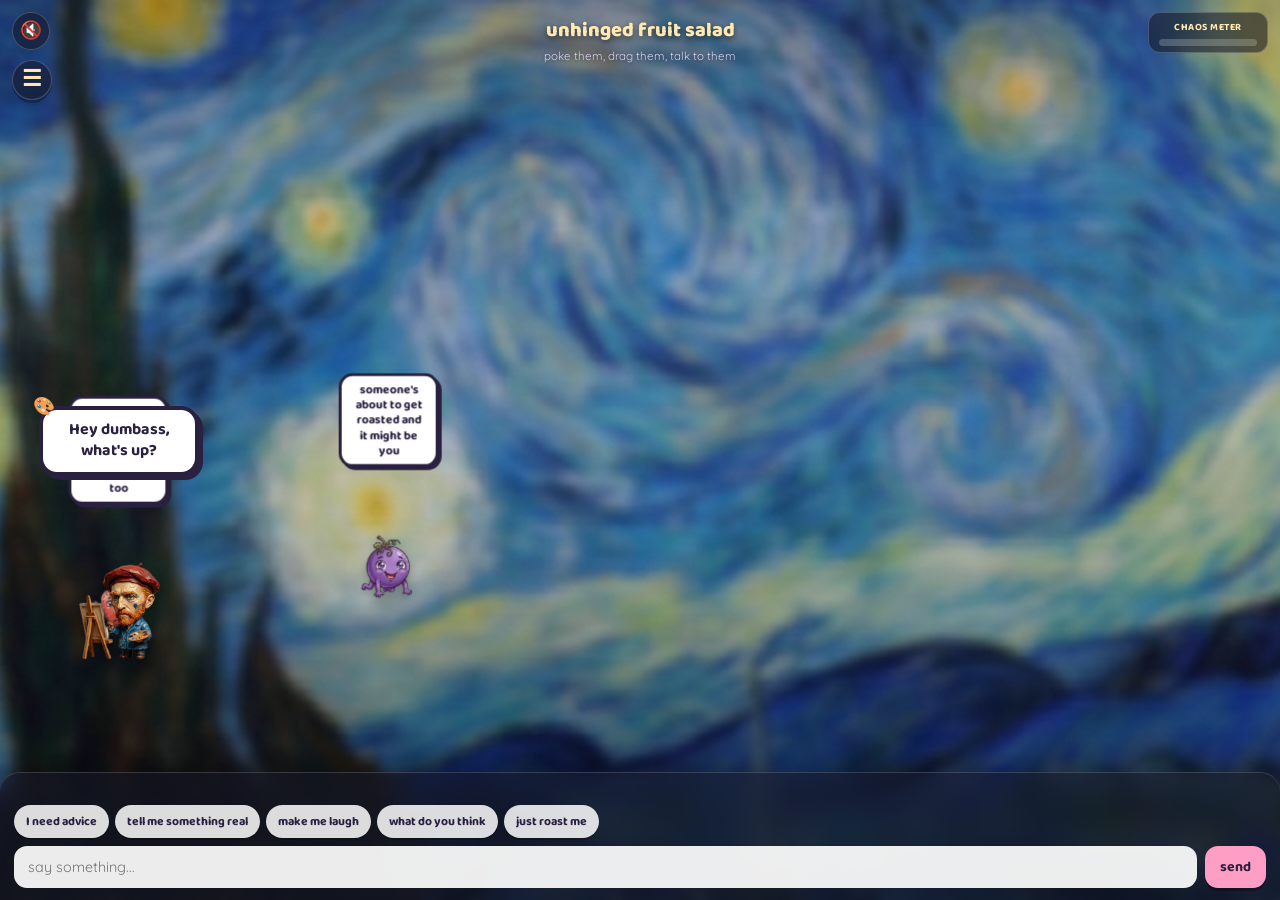
<file: Fruit Salad/index.html>
<!DOCTYPE html>
<html lang="en">
<head>
<meta charset="UTF-8">
<meta name="viewport" content="width=device-width, initial-scale=1.0, maximum-scale=1.0, user-scalable=no">
<title>unhinged fruit salad</title>
<link rel="stylesheet" href="shared.css">
</head>
<body>

<div id="skyBg"></div>

<button id="soundToggle" title="toggle ambient sound">🔇</button>
<div id="chaosMeterWrap">
  <div id="chaosLabel">CHAOS METER</div>
  <div id="chaosBarTrack"><div id="chaosBarFill"></div></div>
</div>

<div class="headerBar">
  <h1>unhinged fruit salad</h1>
  <p class="subtitle">poke them, drag them, talk to them</p>
</div>

<div class="stage" id="stage"></div>

<div class="chatPanel">
  <div class="typing" id="typingIndicator"></div>
  <div class="chatLog" id="chatLog"></div>
  <div class="quickReplies" id="quickReplies"></div>
  <div class="inputRow">
    <input type="text" id="msgInput" placeholder="say something...">
    <button id="sendBtn">send</button>
  </div>
</div>

<!-- Check-in modal -->
<div id="checkInModal" class="modal-overlay">
  <div class="modal-box">
    <button class="modal-close" id="modalClose" title="close">&times;</button>
    <h3 class="modal-title">hey, how are you doing?</h3>
    <div class="modal-options">
      <button class="modal-btn reply" id="modalReplyOkay">I'm okay</button>
      <button class="modal-btn reply" id="modalReplyNotGreat">not great, honestly</button>
      <a href="rant.html" class="modal-btn rant">I need to rant</a>
      <button class="modal-btn dismiss" id="modalDismiss">I'm good</button>
    </div>
  </div>
</div>

<script src="shared.js"></script>
<script>
/* =====================================================================
   HOME MODE — Empathetic, intent-reading Van Gogh
   ===================================================================== */
const HER_NAME = "Rhiannon";
const PAGE_MODE = "home";

const FIRST_GREETINGS = [
  "Hey dumbass, what's up?",
  "oh great, it's you. hi bitch.", "HEY BITCHASS, WHATCHU DOING", "heyyyy pineapple, you should smile sometime:)", "Yes fucktard, what now?", "I call you dumbass a lot, Don't let that forget you have a cute one too", "You're on my mind, I'm on your nerves...Perfect."
];

const WELCOME_BACK_LINES = [
  `oh it's you again, ${HER_NAME}. missed us?`,
  `back for more chaos, ${HER_NAME}?`,
  `you're back. we did not clean up while you were gone.`,
  `Welcome back dumbass`,
  `Well Well Well Motherfucker (read it in Samuel L. Jackson's voice)`
];

const FALLBACK_LINES = [
  `my brain isn't loading but the sass generator never goes down, ${HER_NAME}.`,
  `system's down, ${HER_NAME}, but I still have opinions about your choices.`,
  `I'd say something smart but I'm a fruit, so, no. try again.`,
  `bold of you to expect a real answer right now.`
];

const EASTER_EGG_THRESHOLD = 7;
const EASTER_EGG_MESSAGE = `okay ${HER_NAME}, we see you. that's ${EASTER_EGG_THRESHOLD} pokes. we're not mad, we're just... noting it.`;

const QUICK_REPLIES = [
  "I need advice",
  "tell me something real",
  "make me laugh",
  "what do you think",
  "just roast me"
];

/* ===================================================================== */

const stage = document.getElementById('stage');
const chatLog = document.getElementById('chatLog');
const msgInput = document.getElementById('msgInput');
const sendBtn = document.getElementById('sendBtn');
const typingEl = document.getElementById('typingIndicator');

let history = [];
let totalPokes = 0;
let chaosLevel = 0;
const chaosFill = document.getElementById('chaosBarFill');

function registerInteraction(amount){
  totalPokes++;
  chaosLevel = Math.min(100, chaosLevel + amount);
  updateChaosDisplay();
  checkEasterEgg();
  playPokeSound();
}

function updateChaosDisplay(){
  chaosFill.style.width = chaosLevel + '%';
  if(chaosLevel >= 100) triggerChaosPeak();
}

setInterval(()=>{
  if(chaosLevel > 0){
    chaosLevel = Math.max(0, chaosLevel - 1);
    updateChaosDisplay();
  }
}, 1500);

let chaosPeakOnCooldown = false;
function triggerChaosPeak(){
  if(chaosPeakOnCooldown) return;
  chaosPeakOnCooldown = true;
  fruits.filter(f=>f.active).forEach(f => f.playAnim(randomFrom(ANIMS)));
  painter.flinch();
  chaosLevel = 40;
  updateChaosDisplay();
  setTimeout(()=>{ chaosPeakOnCooldown = false; }, 6000);
}

function checkEasterEgg(){
  if(totalPokes < EASTER_EGG_THRESHOLD) return;
  try{ if(localStorage.getItem('fruit_salad_easter_unlocked') === '1') return; }catch(e){}
  try{ localStorage.setItem('fruit_salad_easter_unlocked', '1'); }catch(e){}
  painter.say(EASTER_EGG_MESSAGE, 5000);
  fruits.filter(f=>f.active).forEach((f,i)=>{
    setTimeout(()=>{ f.playAnim('anim-victory'); f.say("😳", 2000); }, i*200);
  });
}

/* ---------- sound ---------- */
const soundBtn = document.getElementById('soundToggle');
soundBtn.addEventListener('click', ()=>{
  soundOn = !soundOn;
  soundBtn.textContent = soundOn ? '🔊' : '🔇';
  if(soundOn) startAmbient(); else stopAmbient();
});

/* ---------- parallax ---------- */
const skyBgEl = document.getElementById('skyBg');
document.addEventListener('pointermove', (e)=>{
  const px = (e.clientX / window.innerWidth - 0.5) * 2;
  const py = (e.clientY / window.innerHeight - 0.5) * 2;
  skyBgEl.style.transform = `translate(${px*-10}px, ${py*-8}px) scale(1.03)`;
});

/* ---------- stage setup ---------- */
const TOP_SAFE = 76;
const BOTTOM_SAFE = 168;
const stageW = ()=>stage.clientWidth;
const stageH = ()=>stage.clientHeight;

const fruits = CAST.map((data,i) => new Fruit(data, i, stage, stageW, stageH, TOP_SAFE, BOTTOM_SAFE, registerInteraction));
const painter = new Painter(stage, stageW, stageH, TOP_SAFE, BOTTOM_SAFE, registerInteraction);

/* ---------- cast scheduler ---------- */
const MAX_ONSTAGE = 4;
let onstageIds = new Set();

function bringSomeoneOnstage(){
  if(onstageIds.size >= MAX_ONSTAGE) return;
  const offstage = fruits.filter(f => !onstageIds.has(f.data.id));
  if(offstage.length === 0) return;
  const chosen = randomFrom(offstage);
  onstageIds.add(chosen.data.id);
  chosen.enter();
}

function sendSomeoneOffstage(){
  if(onstageIds.size === 0) return;
  const activeFruits = fruits.filter(f => onstageIds.has(f.data.id) && !f.dragging);
  if(activeFruits.length === 0) return;
  const chosen = randomFrom(activeFruits);
  onstageIds.delete(chosen.data.id);
  chosen.exit();
}

function runCastScheduler(){
  for(let i=0;i<MAX_ONSTAGE;i++){
    setTimeout(bringSomeoneOnstage, i*700);
  }
  setInterval(()=>{
    if(onstageIds.size >= 1) sendSomeoneOffstage();
    setTimeout(bringSomeoneOnstage, 1500 + Math.random()*1500);
  }, 9000 + Math.random()*6000);
}
runCastScheduler();

/* ---------- persistence ---------- */
function loadHistory(){
  try{
    const raw = localStorage.getItem('fruit_salad_chat_history_home');
    if(raw){ history = JSON.parse(raw); return true; }
  }catch(e){}
  history = [];
  return false;
}

function saveHistory(){
  try{ localStorage.setItem('fruit_salad_chat_history_home', JSON.stringify(history)); }catch(e){}
}

function addBubble(sender, text){
  const b = document.createElement('div');
  b.className = 'bubble ' + (sender === 'her' ? 'her' : 'fruit');
  b.textContent = text;
  chatLog.appendChild(b);
  chatLog.scrollTop = chatLog.scrollHeight;
}

/* ---------- API call ---------- */
async function callFruitAPI(conversation, instruction){
  try{
    const res = await fetch('/api/fruit-salad', {
      method:'POST',
      headers:{'Content-Type':'application/json'},
      body: JSON.stringify({ instruction, herName: HER_NAME, history: conversation, mode: PAGE_MODE })
    });
    if(!res.ok) throw new Error('bad response');
    const data = await res.json();
    return data.reply || randomFrom(FALLBACK_LINES);
  }catch(e){
    return randomFrom(FALLBACK_LINES);
  }
}

/* ---------- chat ---------- */
async function sendMessage(){
  const text = msgInput.value.trim();
  if(!text) return;
  msgInput.value = '';

  addBubble('her', text);
  history.push({role:'her', content:text});
  saveHistory();
  registerInteraction(10);

  fruits.filter(f=>f.active).forEach(f => f.playAnim('anim-flex'));
  typingEl.textContent = 'someone is typing...';

  const instruction = `Respond to what ${HER_NAME} just said, in the voice of the tiny Van Gogh painter. Read the intent of what she's saying — if she needs sympathy or advice, be genuinely helpful and empathetic. If she's venting anger, meet that energy with understanding sass. If it's just casual chat, be fun and witty. You're not limited to roasting; match the moment. Address her by name sometimes. Avoid the word "love".`;

  let reply = await callFruitAPI(history.slice(-10), instruction);

  typingEl.textContent = '';
  painter.setPose(VANGOGH.staring);
  painter.say(reply, 5000);
  setTimeout(()=>{ if(!painter.busy) painter.setPose(VANGOGH.painting); }, 4600);
  addBubble('fruit', reply);
  history.push({role:'fruit', content:reply});
  saveHistory();
}

sendBtn.addEventListener('click', sendMessage);
msgInput.addEventListener('keydown', e => { if(e.key === 'Enter') sendMessage(); });

/* ---------- quick replies ---------- */
const quickRepliesEl = document.getElementById('quickReplies');
QUICK_REPLIES.forEach(text => {
  const btn = document.createElement('button');
  btn.className = 'qr-btn';
  btn.type = 'button';
  btn.textContent = text;
  btn.addEventListener('click', ()=>{
    msgInput.value = text;
    sendMessage();
  });
  quickRepliesEl.appendChild(btn);
});

/* ---------- init ---------- */
function init(){
  const hadHistory = loadHistory();
  history.forEach(m => addBubble(m.role === 'her' ? 'her' : 'fruit', m.content));

  if(hadHistory && history.length){
    painter.say(randomFrom(WELCOME_BACK_LINES), 5000);
  } else {
    const greeting = randomFrom(FIRST_GREETINGS);
    painter.say(greeting, 5000);
    history.push({role:'fruit', content:greeting});
    saveHistory();
  }
}
init();

/* ---------- check-in modal ---------- */
function initCheckInModal(){
  // Only show once per session
  if(sessionStorage.getItem('checkInModalShown')) return;

  const modal = document.getElementById('checkInModal');
  const closeBtn = document.getElementById('modalClose');
  const dismissBtn = document.getElementById('modalDismiss');
  const replyOkayBtn = document.getElementById('modalReplyOkay');
  const replyNotGreatBtn = document.getElementById('modalReplyNotGreat');

  function closeModal(){
    modal.classList.remove('show');
    sessionStorage.setItem('checkInModalShown', '1');
  }

  // Show modal after 15-20 seconds
  const delay = 15000 + Math.random() * 5000;
  setTimeout(()=>{
    modal.classList.add('show');
  }, delay);

  // Close handlers
  closeBtn.addEventListener('click', closeModal);
  dismissBtn.addEventListener('click', closeModal);

  // Quick reply handlers (send as chat message)
  replyOkayBtn.addEventListener('click', ()=>{
    msgInput.value = 'I\'m okay';
    sendMessage();
    closeModal();
  });

  replyNotGreatBtn.addEventListener('click', ()=>{
    msgInput.value = 'not great, honestly';
    sendMessage();
    closeModal();
  });

  // Close on escape key
  document.addEventListener('keydown', (e)=>{
    if(e.key === 'Escape' && modal.classList.contains('show')){
      closeModal();
    }
  });
}
initCheckInModal();

/* ---------- game loop ---------- */
runGameLoop(painter, fruits);

</script>

</body>
</html>
</file>
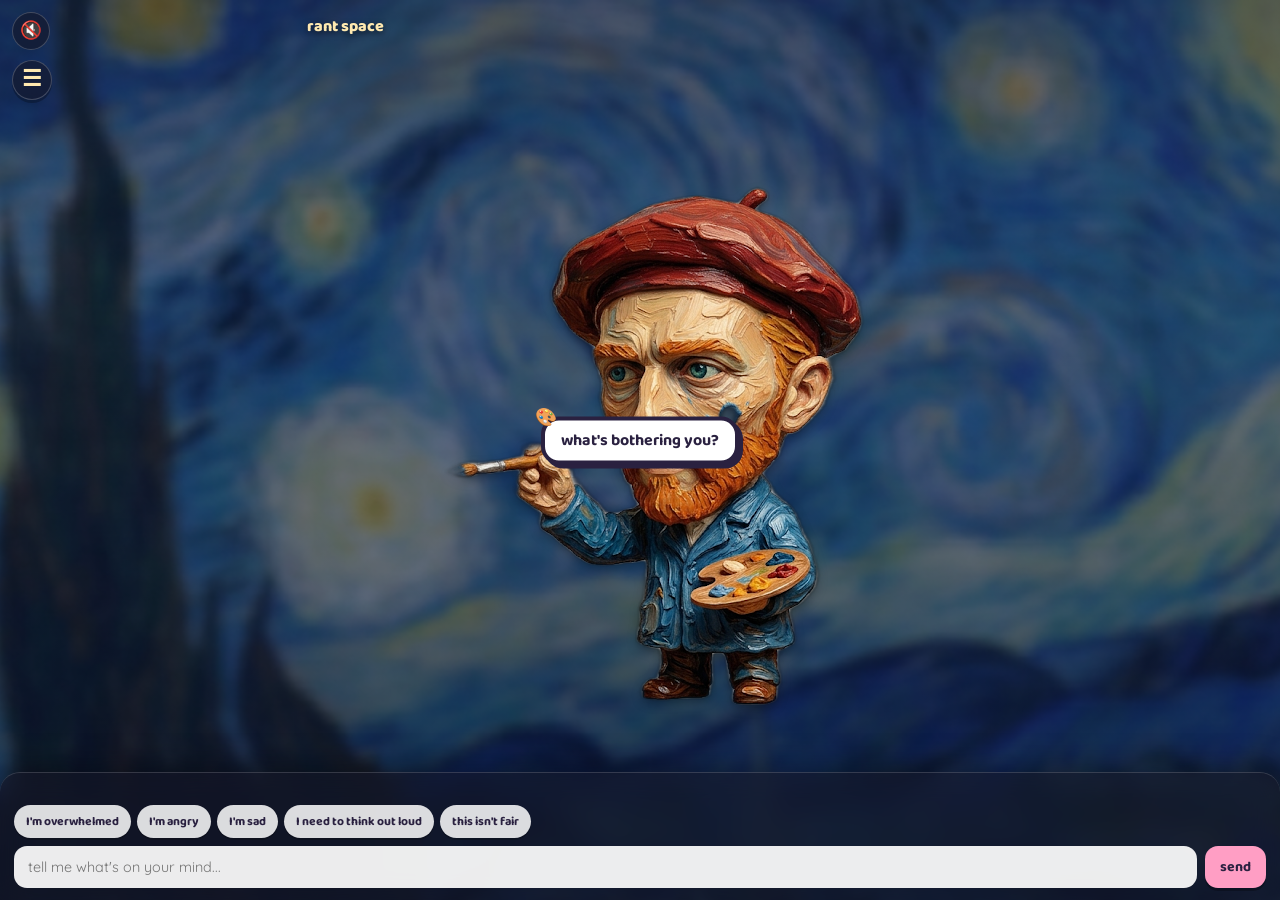
<file: Fruit Salad/rant.html>
<!DOCTYPE html>
<html lang="en">
<head>
<meta charset="UTF-8">
<meta name="viewport" content="width=device-width, initial-scale=1.0, maximum-scale=1.0, user-scalable=no">
<title>unhinged fruit salad — rant</title>
<link rel="stylesheet" href="shared.css">
<style>
  #skyBg { opacity: 0.5; }
  .cypress { display: none; }
  .swirl { display: none; }
  #chaosMeterWrap { display: none; }
  .headerBar { text-align: left; padding-left: 24%; }
  h1 { font-size: 1rem; }
  .subtitle { display: none; }
  .stage { display: flex; align-items: flex-end; justify-content: center; padding-bottom: 180px; }
  .vangogh-pos { position: relative; width: auto; height: auto; transform: none !important; pointer-events: auto; cursor: grab; }
  .vg-bubble { position: fixed; bottom: auto; top: 50%; left: 50%; transform: translate(-50%, -50%); margin-bottom: 0; }
</style>
</head>
<body>

<div id="skyBg"></div>

<button id="soundToggle" title="toggle ambient sound">🔇</button>

<div class="headerBar">
  <h1>rant space</h1>
  <p class="subtitle">let it out</p>
</div>

<div class="stage" id="stage"></div>

<div class="chatPanel">
  <div class="typing" id="typingIndicator"></div>
  <div class="chatLog" id="chatLog"></div>
  <div class="quickReplies" id="quickReplies"></div>
  <div class="inputRow">
    <input type="text" id="msgInput" placeholder="tell me what's on your mind...">
    <button id="sendBtn">send</button>
  </div>
</div>

<script src="shared.js"></script>
<script>
/* =====================================================================
   RANT MODE — Sympathetic listener Van Gogh, no chaos/fruits
   ===================================================================== */
const HER_NAME = "Rhiannon";
const PAGE_MODE = "rant";

const FIRST_GREETINGS = [
  `alright ${HER_NAME}, I'm here. what's going on?`,
  `talk to me. I'm listening.`,
  `I'm all ears. well, metaphorically.`,
  `what's bothering you?`
];

const WELCOME_BACK_LINES = [
  `back to vent? I got time, ${HER_NAME}.`,
  `still got things to get off your chest?`,
  `I'm here for it, ${HER_NAME}.`
];

const FALLBACK_LINES = [
  `my brain's glitchy but my ears still work, ${HER_NAME}. keep going.`,
  `hold on, let me reboot... okay, I'm back. what were you saying?`,
  `sorry, what was that? my circuits got confused. try again?`,
  `I didn't catch that. can you rephrase?`
];

const EASTER_EGG_THRESHOLD = 999; // disabled for rant mode
const EASTER_EGG_MESSAGE = '';

const QUICK_REPLIES = [
  "I'm overwhelmed",
  "I'm angry",
  "I'm sad",
  "I need to think out loud",
  "this isn't fair"
];

/* ===================================================================== */

const stage = document.getElementById('stage');
const chatLog = document.getElementById('chatLog');
const msgInput = document.getElementById('msgInput');
const sendBtn = document.getElementById('sendBtn');
const typingEl = document.getElementById('typingIndicator');

let history = [];
let totalPokes = 0;

function registerInteraction(amount){
  totalPokes++;
  playPokeSound();
}

function checkEasterEgg(){
  // disabled for rant mode
}

/* ---------- sound ---------- */
const soundBtn = document.getElementById('soundToggle');
soundBtn.addEventListener('click', ()=>{
  soundOn = !soundOn;
  soundBtn.textContent = soundOn ? '🔊' : '🔇';
  if(soundOn) startAmbient(); else stopAmbient();
});

/* ---------- parallax ---------- */
const skyBgEl = document.getElementById('skyBg');
document.addEventListener('pointermove', (e)=>{
  const px = (e.clientX / window.innerWidth - 0.5) * 2;
  const py = (e.clientY / window.innerHeight - 0.5) * 2;
  skyBgEl.style.transform = `translate(${px*-10}px, ${py*-8}px) scale(1.03)`;
});

/* ---------- stage setup (Van Gogh only, sitting) ---------- */
const TOP_SAFE = 76;
const BOTTOM_SAFE = 168;
const stageW = ()=>stage.clientWidth;
const stageH = ()=>stage.clientHeight;

// Create a minimal Painter just for appearance (no fruits, no game loop for rants)
const painter = new Painter(stage, stageW, stageH, TOP_SAFE, BOTTOM_SAFE, registerInteraction);
painter.setPose(VANGOGH.staring); // sitting/listening pose

/* ---------- persistence ---------- */
function loadHistory(){
  try{
    const raw = localStorage.getItem('fruit_salad_chat_history_rant');
    if(raw){ history = JSON.parse(raw); return true; }
  }catch(e){}
  history = [];
  return false;
}

function saveHistory(){
  try{ localStorage.setItem('fruit_salad_chat_history_rant', JSON.stringify(history)); }catch(e){}
}

function addBubble(sender, text){
  const b = document.createElement('div');
  b.className = 'bubble ' + (sender === 'her' ? 'her' : 'fruit');
  b.textContent = text;
  chatLog.appendChild(b);
  chatLog.scrollTop = chatLog.scrollHeight;
}

/* ---------- API call ---------- */
async function callFruitAPI(conversation, instruction){
  try{
    const res = await fetch('/api/fruit-salad', {
      method:'POST',
      headers:{'Content-Type':'application/json'},
      body: JSON.stringify({ instruction, herName: HER_NAME, history: conversation, mode: PAGE_MODE })
    });
    if(!res.ok) throw new Error('bad response');
    const data = await res.json();
    return data.reply || randomFrom(FALLBACK_LINES);
  }catch(e){
    return randomFrom(FALLBACK_LINES);
  }
}

/* ---------- chat ---------- */
async function sendMessage(){
  const text = msgInput.value.trim();
  if(!text) return;
  msgInput.value = '';

  addBubble('her', text);
  history.push({role:'her', content:text});
  saveHistory();
  registerInteraction(10);

  typingEl.textContent = 'listening...';

  const instruction = `Respond to what ${HER_NAME} is venting about, as Van Gogh. You're in pure listening/support mode right now — no roasting, no sass, no sarcasm. Be genuinely empathetic, validating, and kind. Offer perspective if it fits, but mostly just listen and show you understand. This is a safe space. Address her by name. Avoid the word "love".`;

  let reply = await callFruitAPI(history.slice(-10), instruction);

  typingEl.textContent = '';
  painter.setPose(VANGOGH.staring);
  painter.say(reply, 6000);

  addBubble('fruit', reply);
  history.push({role:'fruit', content:reply});
  saveHistory();
}

sendBtn.addEventListener('click', sendMessage);
msgInput.addEventListener('keydown', e => { if(e.key === 'Enter') sendMessage(); });

/* ---------- quick replies ---------- */
const quickRepliesEl = document.getElementById('quickReplies');
QUICK_REPLIES.forEach(text => {
  const btn = document.createElement('button');
  btn.className = 'qr-btn';
  btn.type = 'button';
  btn.textContent = text;
  btn.addEventListener('click', ()=>{
    msgInput.value = text;
    sendMessage();
  });
  quickRepliesEl.appendChild(btn);
});

/* ---------- init ---------- */
function init(){
  const hadHistory = loadHistory();
  history.forEach(m => addBubble(m.role === 'her' ? 'her' : 'fruit', m.content));

  if(hadHistory && history.length){
    painter.say(randomFrom(WELCOME_BACK_LINES), 5000);
  } else {
    const greeting = randomFrom(FIRST_GREETINGS);
    painter.say(greeting, 5000);
    history.push({role:'fruit', content:greeting});
    saveHistory();
  }
}
init();
</script>

</body>
</html>
</file>
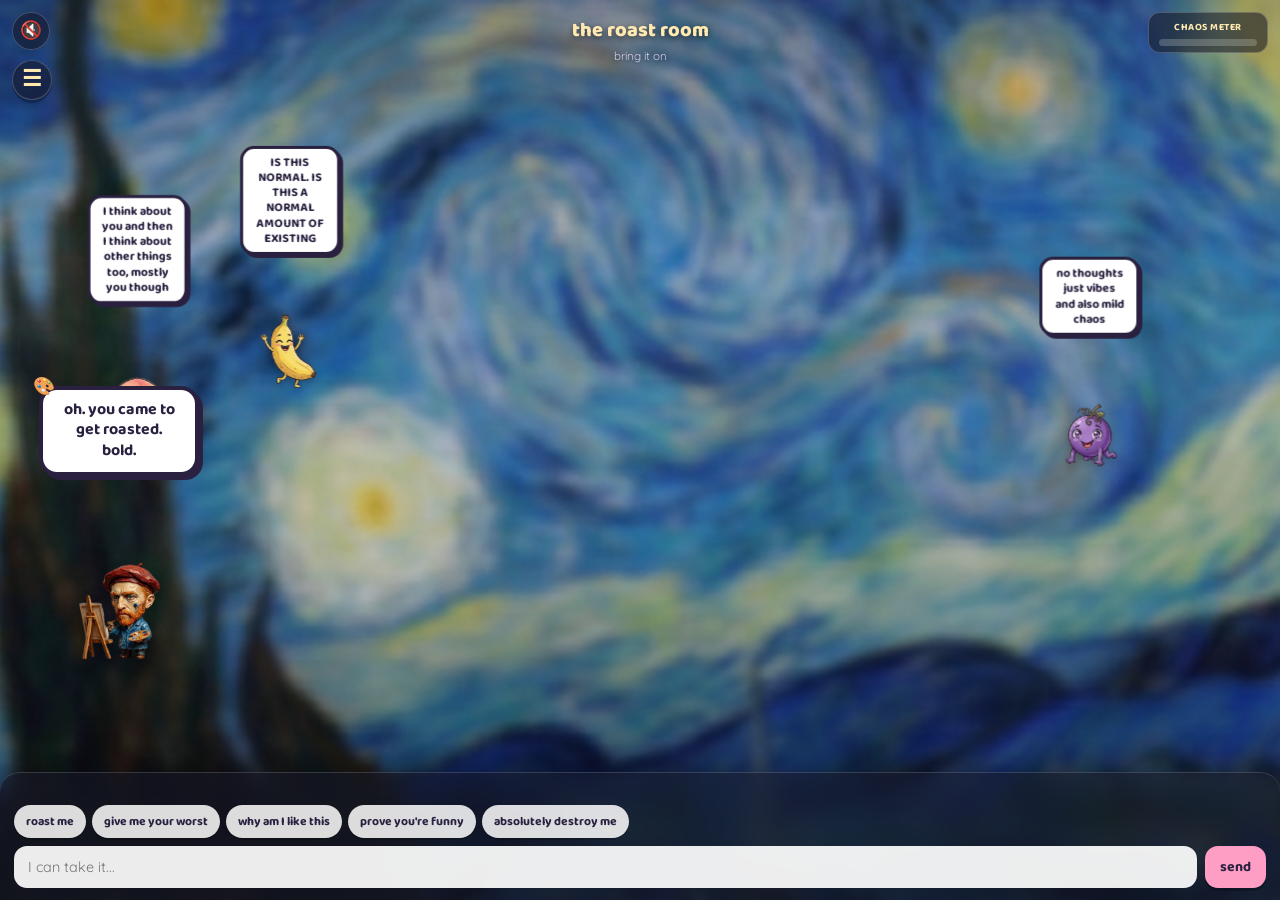
<file: Fruit Salad/roast.html>
<!DOCTYPE html>
<html lang="en">
<head>
<meta charset="UTF-8">
<meta name="viewport" content="width=device-width, initial-scale=1.0, maximum-scale=1.0, user-scalable=no">
<title>unhinged fruit salad — roast</title>
<link rel="stylesheet" href="shared.css">
</head>
<body>

<div id="skyBg"></div>

<button id="soundToggle" title="toggle ambient sound">🔇</button>
<div id="chaosMeterWrap">
  <div id="chaosLabel">CHAOS METER</div>
  <div id="chaosBarTrack"><div id="chaosBarFill"></div></div>
</div>

<div class="headerBar">
  <h1>the roast room</h1>
  <p class="subtitle">bring it on</p>
</div>

<div class="stage" id="stage"></div>

<div class="chatPanel">
  <div class="typing" id="typingIndicator"></div>
  <div class="chatLog" id="chatLog"></div>
  <div class="quickReplies" id="quickReplies"></div>
  <div class="inputRow">
    <input type="text" id="msgInput" placeholder="I can take it...">
    <button id="sendBtn">send</button>
  </div>
</div>

<script src="shared.js"></script>
<script>
/* =====================================================================
   ROAST MODE — Pure sass, no sympathy
   ===================================================================== */
const HER_NAME = "Rhiannon";
const PAGE_MODE = "roast";

const FIRST_GREETINGS = [
  "oh. you came to get roasted. bold.",
  `welcome to the roast zone, ${HER_NAME}. no mercy here.`,
  "ready to get torn apart? good.",
  "this is gonna be fun."
];

const WELCOME_BACK_LINES = [
  `back for more punishment, ${HER_NAME}?`,
  `ready for round two?`,
  `you never learn, do you.`
];

const FALLBACK_LINES = [
  `my brain's down but my roasting engine doesn't need it, ${HER_NAME}.`,
  `system error, but trust me, I still have opinions.`,
  `loading... nah, I'll just wing it.`,
  `API's tired. I'm not.`
];

const EASTER_EGG_THRESHOLD = 7;
const EASTER_EGG_MESSAGE = `okay ${HER_NAME}, we see you. that's ${EASTER_EGG_THRESHOLD} pokes. we're not mad, we're just... noting it.`;

const ROAST_LINES = [
  `${HER_NAME}, you're a mess but we roast you anyway.`,
  "absolute menace behavior, ten out of ten, no notes.",
  `honestly, bold of you to show up expecting kindness.`,
  "we tolerate you but the sass is mandatory."
];

const QUICK_REPLIES = [
  "roast me",
  "give me your worst",
  "why am I like this",
  "prove you're funny",
  "absolutely destroy me"
];

/* ===================================================================== */

const stage = document.getElementById('stage');
const chatLog = document.getElementById('chatLog');
const msgInput = document.getElementById('msgInput');
const sendBtn = document.getElementById('sendBtn');
const typingEl = document.getElementById('typingIndicator');

let history = [];
let totalPokes = 0;
let chaosLevel = 0;
const chaosFill = document.getElementById('chaosBarFill');

function registerInteraction(amount){
  totalPokes++;
  chaosLevel = Math.min(100, chaosLevel + amount);
  updateChaosDisplay();
  checkEasterEgg();
  playPokeSound();
}

function updateChaosDisplay(){
  chaosFill.style.width = chaosLevel + '%';
  if(chaosLevel >= 100) triggerChaosPeak();
}

setInterval(()=>{
  if(chaosLevel > 0){
    chaosLevel = Math.max(0, chaosLevel - 1);
    updateChaosDisplay();
  }
}, 1500);

let chaosPeakOnCooldown = false;
function triggerChaosPeak(){
  if(chaosPeakOnCooldown) return;
  chaosPeakOnCooldown = true;
  fruits.filter(f=>f.active).forEach(f => f.playAnim(randomFrom(ANIMS)));
  painter.flinch();
  chaosLevel = 40;
  updateChaosDisplay();
  setTimeout(()=>{ chaosPeakOnCooldown = false; }, 6000);
}

function checkEasterEgg(){
  if(totalPokes < EASTER_EGG_THRESHOLD) return;
  try{ if(localStorage.getItem('fruit_salad_easter_unlocked_roast') === '1') return; }catch(e){}
  try{ localStorage.setItem('fruit_salad_easter_unlocked_roast', '1'); }catch(e){}
  painter.say(EASTER_EGG_MESSAGE, 5000);
  fruits.filter(f=>f.active).forEach((f,i)=>{
    setTimeout(()=>{ f.playAnim('anim-victory'); f.say("😳", 2000); }, i*200);
  });
}

/* ---------- sound ---------- */
const soundBtn = document.getElementById('soundToggle');
soundBtn.addEventListener('click', ()=>{
  soundOn = !soundOn;
  soundBtn.textContent = soundOn ? '🔊' : '🔇';
  if(soundOn) startAmbient(); else stopAmbient();
});

/* ---------- parallax ---------- */
const skyBgEl = document.getElementById('skyBg');
document.addEventListener('pointermove', (e)=>{
  const px = (e.clientX / window.innerWidth - 0.5) * 2;
  const py = (e.clientY / window.innerHeight - 0.5) * 2;
  skyBgEl.style.transform = `translate(${px*-10}px, ${py*-8}px) scale(1.03)`;
});

/* ---------- stage setup ---------- */
const TOP_SAFE = 76;
const BOTTOM_SAFE = 168;
const stageW = ()=>stage.clientWidth;
const stageH = ()=>stage.clientHeight;

const fruits = CAST.map((data,i) => new Fruit(data, i, stage, stageW, stageH, TOP_SAFE, BOTTOM_SAFE, registerInteraction));
const painter = new Painter(stage, stageW, stageH, TOP_SAFE, BOTTOM_SAFE, registerInteraction);

/* ---------- cast scheduler ---------- */
const MAX_ONSTAGE = 4;
let onstageIds = new Set();

function bringSomeoneOnstage(){
  if(onstageIds.size >= MAX_ONSTAGE) return;
  const offstage = fruits.filter(f => !onstageIds.has(f.data.id));
  if(offstage.length === 0) return;
  const chosen = randomFrom(offstage);
  onstageIds.add(chosen.data.id);
  chosen.enter();
}

function sendSomeoneOffstage(){
  if(onstageIds.size === 0) return;
  const activeFruits = fruits.filter(f => onstageIds.has(f.data.id) && !f.dragging);
  if(activeFruits.length === 0) return;
  const chosen = randomFrom(activeFruits);
  onstageIds.delete(chosen.data.id);
  chosen.exit();
}

function runCastScheduler(){
  for(let i=0;i<MAX_ONSTAGE;i++){
    setTimeout(bringSomeoneOnstage, i*700);
  }
  setInterval(()=>{
    if(onstageIds.size >= 1) sendSomeoneOffstage();
    setTimeout(bringSomeoneOnstage, 1500 + Math.random()*1500);
  }, 9000 + Math.random()*6000);
}
runCastScheduler();

/* ---------- persistence ---------- */
function loadHistory(){
  try{
    const raw = localStorage.getItem('fruit_salad_chat_history_roast');
    if(raw){ history = JSON.parse(raw); return true; }
  }catch(e){}
  history = [];
  return false;
}

function saveHistory(){
  try{ localStorage.setItem('fruit_salad_chat_history_roast', JSON.stringify(history)); }catch(e){}
}

function addBubble(sender, text){
  const b = document.createElement('div');
  b.className = 'bubble ' + (sender === 'her' ? 'her' : 'fruit');
  b.textContent = text;
  chatLog.appendChild(b);
  chatLog.scrollTop = chatLog.scrollHeight;
}

/* ---------- API call ---------- */
let isQuickReply = false;

async function callFruitAPI(conversation, instruction){
  try{
    const res = await fetch('/api/fruit-salad', {
      method:'POST',
      headers:{'Content-Type':'application/json'},
      body: JSON.stringify({ instruction, herName: HER_NAME, history: conversation, mode: PAGE_MODE })
    });
    if(!res.ok) throw new Error('bad response');
    const data = await res.json();
    return data.reply || randomFrom(FALLBACK_LINES);
  }catch(e){
    return randomFrom(FALLBACK_LINES);
  }
}

/* ---------- chat ---------- */
async function sendMessage(){
  const text = msgInput.value.trim();
  if(!text) return;
  msgInput.value = '';

  addBubble('her', text);
  history.push({role:'her', content:text});
  saveHistory();
  registerInteraction(10);

  fruits.filter(f=>f.active).forEach(f => f.playAnim('anim-flex'));
  typingEl.textContent = 'someone is typing...';

  let reply;
  const hardcodedThreshold = isQuickReply ? 0.5 : 0.15;
  const useHardcoded = Math.random() < hardcodedThreshold && ROAST_LINES.length;
  isQuickReply = false;

  if(useHardcoded){
    reply = randomFrom(ROAST_LINES);
    await new Promise(r=>setTimeout(r, 500));
  } else {
    const styleExamples = ROAST_LINES.join('\n- ');
    const instruction = `Respond to what ${HER_NAME} just said, in the voice of the tiny Van Gogh painter character. Sassy and bitchy roasting is your ONLY mode — not a default you sometimes drop, an actual personality trait. Never be sincere, wholesome, or genuinely complimentary; if you compliment her, make it backhanded. Match the exact energy of these real examples of how you talk (don't repeat them verbatim, generate something new in that same voice):\n- ${styleExamples}\nAddress her by name sometimes. Avoid the word "love".`;

    reply = await callFruitAPI(history.slice(-10), instruction);
  }

  typingEl.textContent = '';
  painter.setPose(VANGOGH.staring);
  painter.say(reply, 5000);
  setTimeout(()=>{ if(!painter.busy) painter.setPose(VANGOGH.painting); }, 4600);
  addBubble('fruit', reply);
  history.push({role:'fruit', content:reply});
  saveHistory();
}

sendBtn.addEventListener('click', sendMessage);
msgInput.addEventListener('keydown', e => { if(e.key === 'Enter') sendMessage(); });

/* ---------- quick replies ---------- */
const quickRepliesEl = document.getElementById('quickReplies');
QUICK_REPLIES.forEach(text => {
  const btn = document.createElement('button');
  btn.className = 'qr-btn';
  btn.type = 'button';
  btn.textContent = text;
  btn.addEventListener('click', ()=>{
    msgInput.value = text;
    isQuickReply = true;
    sendMessage();
  });
  quickRepliesEl.appendChild(btn);
});

/* ---------- init ---------- */
function init(){
  const hadHistory = loadHistory();
  history.forEach(m => addBubble(m.role === 'her' ? 'her' : 'fruit', m.content));

  if(hadHistory && history.length){
    painter.say(randomFrom(WELCOME_BACK_LINES), 5000);
  } else {
    const greeting = randomFrom(FIRST_GREETINGS);
    painter.say(greeting, 5000);
    history.push({role:'fruit', content:greeting});
    saveHistory();
  }
}
init();

/* ---------- game loop ---------- */
runGameLoop(painter, fruits);
</script>

</body>
</html>
</file>
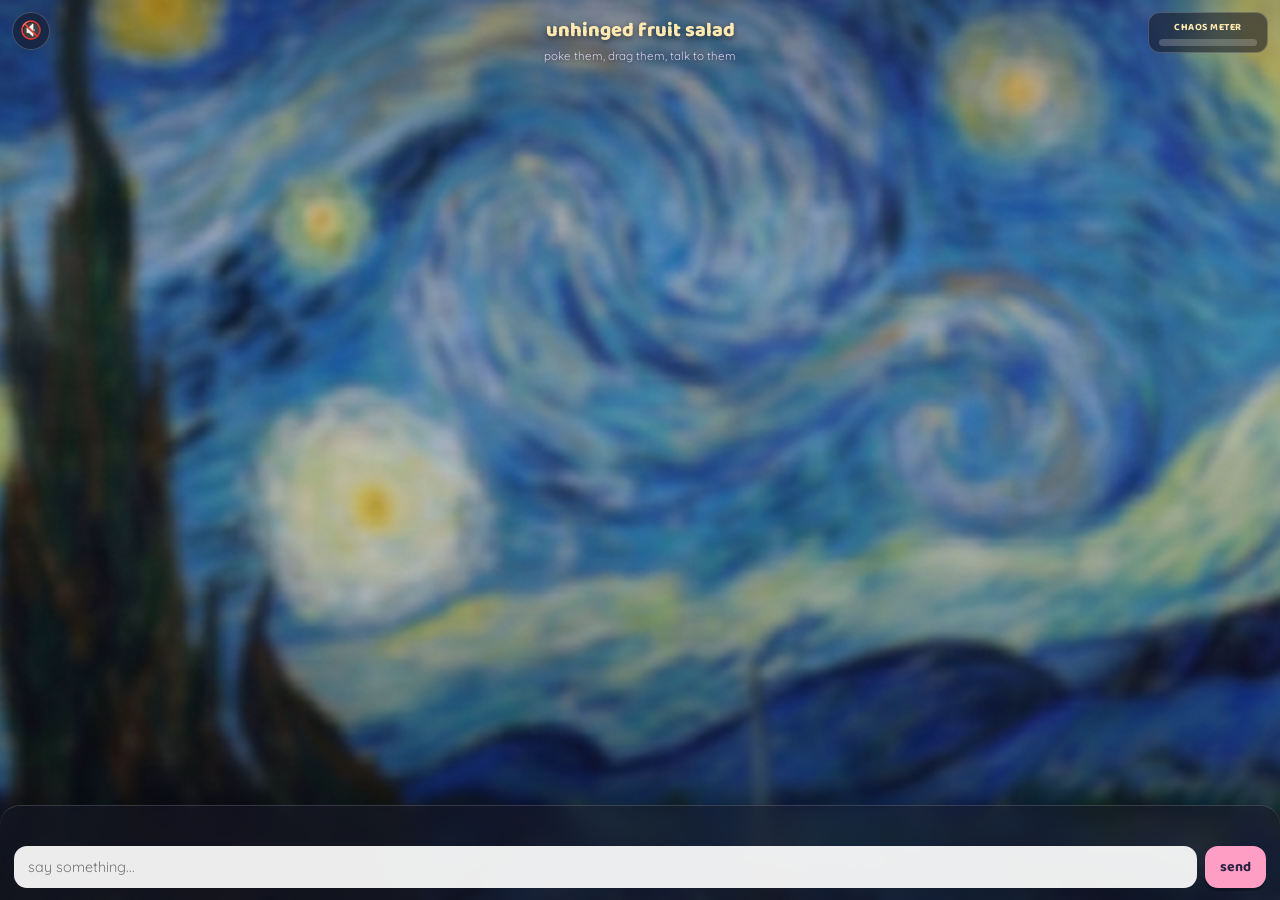
<file: Fruit Salad/unhinged-fruit-salad.html>
<!DOCTYPE html>
<html lang="en">
<head>
<meta charset="UTF-8">
<meta name="viewport" content="width=device-width, initial-scale=1.0, maximum-scale=1.0, user-scalable=no">
<title>unhinged fruit salad</title>
<style>
  @import url('https://fonts.googleapis.com/css2?family=Baloo+2:wght@500;700;800&family=Quicksand:wght@400;500;600&display=swap');

  :root{
    --cream:#FFF8EC;
    --pink:#FF9EC4;
    --pink-deep:#F76FA8;
    --mint:#A8E6CE;
    --butter:#FFE08A;
    --lavender:#C9B6F2;
    --plum:#2A2140;
    --plum-soft:#B9AEDB;
  }

  *{box-sizing:border-box; -webkit-tap-highlight-color:transparent;}
  html,body{ height:100%; overscroll-behavior:none; }

  body{
    margin:0;
    font-family:'Quicksand', sans-serif;
    color:#2A2140;
    overflow:hidden;
    position:relative;
    background:#0b1a3a;
  }

  /* ---------- Van Gogh Starry Night background ---------- */
  #skyBg{
    position:fixed; inset:0; z-index:0; overflow:hidden;
    background-image:url('assets/starry-night-bg.png');
    background-size:cover;
    background-position:center;
    background-repeat:no-repeat;
    transition:transform 0.25s ease-out;
    will-change:transform;
  }
  #skyBg:after{
    content:'';
    position:absolute; inset:0;
    background:linear-gradient(180deg, rgba(6,10,25,0.25) 0%, rgba(6,10,25,0.05) 30%, rgba(6,10,25,0.15) 70%, rgba(6,10,25,0.45) 100%);
  }
  .swirl{
    position:absolute;
    border-radius:50%;
    background:conic-gradient(from 90deg, rgba(140,180,255,0.28), rgba(30,50,110,0) 22%, rgba(255,224,138,0.16) 42%, rgba(30,50,110,0) 62%, rgba(140,180,255,0.22) 80%, rgba(30,50,110,0) 100%);
    filter:blur(3px);
    animation:rotateSlow 100s linear infinite;
    opacity:0.85;
  }
  .swirl.s1{ width:1100px; height:1100px; top:-380px; left:-320px; }
  .swirl.s2{ width:800px; height:800px; top:20%; right:-260px; animation-duration:130s; animation-direction:reverse; }
  .swirl.s3{ width:620px; height:620px; bottom:-220px; left:15%; animation-duration:150s; }
  @keyframes rotateSlow{ from{transform:rotate(0deg);} to{transform:rotate(360deg);} }

  .cypress{
    position:absolute; left:4%; bottom:0; width:11%; height:62%;
    background:linear-gradient(180deg, #0a1530, #060c1e);
    clip-path:polygon(50% 0%, 62% 8%, 48% 14%, 66% 22%, 45% 28%, 68% 36%, 50% 42%, 70% 50%, 48% 58%, 65% 66%, 52% 74%, 60% 100%, 40% 100%, 48% 74%, 35% 66%, 52% 58%, 30% 50%, 50% 42%, 32% 36%, 55% 28%, 34% 22%, 52% 14%, 38% 8%);
    filter:blur(0.5px);
    opacity:0.9;
  }

  .star{ position:absolute; border-radius:50%; background:#FFF3C4; box-shadow:0 0 8px 2px rgba(255,224,138,0.8); animation:twinkle 3s ease-in-out infinite; }
  @keyframes twinkle{ 0%,100%{opacity:0.3;} 50%{opacity:1;} }

  /* ---------- header ---------- */
  .headerBar{
    position:fixed; top:0; left:0; right:0; z-index:4;
    padding:14px 16px 8px;
    text-align:center;
    pointer-events:none;
  }
  h1{
    font-family:'Baloo 2', sans-serif;
    font-size:1.25rem;
    font-weight:800;
    margin:0;
    color:#FFE9B0;
    text-shadow:0 2px 6px rgba(0,0,0,0.6);
  }
  .subtitle{
    font-size:0.72rem;
    color:#D8CFF0;
    margin:2px 0 0;
    text-shadow:0 1px 4px rgba(0,0,0,0.5);
  }

  /* ---------- stage (full screen) ---------- */
  .stage{
    position:fixed;
    inset:0;
    z-index:1;
    touch-action:none;
  }

  .fruit-pos{
    position:absolute;
    width:110px; height:110px;
    top:0; left:0;
    will-change:transform, opacity;
    cursor:grab;
    z-index:2;
    opacity:0;
    transition:opacity 0.5s ease;
  }
  .fruit-pos.visible{ opacity:1; }
  .fruit-pos.dragging{ cursor:grabbing; z-index:5; }

  .fruit-actor{
    width:100%; height:100%;
    transform-origin:center bottom;
    pointer-events:none;
    user-select:none;
    -webkit-user-drag:none;
  }
  .fruit-actor img{
    width:100%; height:100%;
    object-fit:contain;
    display:block;
    filter:drop-shadow(0 4px 4px rgba(0,0,0,0.25));
  }

  /* action animation library */
  .anim-squish{ animation:aSquish 0.7s ease !important; }
  @keyframes aSquish{ 0%{transform:scale(1,1);} 30%{transform:scale(1.25,0.6) rotate(-2deg);} 55%{transform:scale(0.85,1.2) rotate(2deg);} 100%{transform:scale(1,1);} }

  .anim-wobble{ animation:aWobble 0.9s ease !important; }
  @keyframes aWobble{ 0%,100%{transform:rotate(0deg);} 25%{transform:rotate(-14deg);} 60%{transform:rotate(10deg);} 80%{transform:rotate(-4deg);} }

  .anim-flop{ animation:aFlop 1s ease !important; }
  @keyframes aFlop{ 0%{transform:rotate(0deg) translateY(0);} 40%,70%{transform:rotate(80deg) translateY(14px) scaleY(0.7);} 100%{transform:rotate(0deg) translateY(0);} }

  .anim-faint{ animation:aFaint 1.1s ease !important; }
  @keyframes aFaint{ 0%{transform:rotate(0deg) translateY(0);} 45%,70%{transform:rotate(-20deg) translateY(10px);} 100%{transform:rotate(0deg) translateY(0);} }

  .anim-spin{ animation:aSpin 0.8s cubic-bezier(.3,0,.4,1) !important; }
  @keyframes aSpin{ 0%{transform:rotate(0deg);} 85%{transform:rotate(760deg);} 100%{transform:rotate(730deg);} }

  .anim-flex{ animation:aFlex 0.7s ease !important; }
  @keyframes aFlex{ 0%,100%{transform:scale(1);} 50%{transform:scale(1.22);} }

  .anim-sway{ animation:aSway 1.4s ease-in-out !important; }
  @keyframes aSway{ 0%,100%{transform:rotate(0deg);} 25%{transform:rotate(-16deg);} 50%{transform:rotate(0deg);} 75%{transform:rotate(16deg);} }

  .anim-dip{ animation:aDip 1.5s ease !important; }
  @keyframes aDip{ 0%{transform:rotate(0deg) translateY(0);} 30%{transform:rotate(-10deg) translateY(-8px);} 55%{transform:rotate(8deg) translateY(8px);} 100%{transform:rotate(0deg) translateY(0);} }

  .anim-robot{ animation:aRobot 1.2s steps(6) !important; }
  @keyframes aRobot{ 0%{transform:translateX(0) rotate(0deg);} 20%{transform:translateX(-8px) rotate(-4deg);} 40%{transform:translateX(8px) rotate(4deg);} 60%{transform:translateX(-6px) rotate(-3deg);} 80%{transform:translateX(6px) rotate(3deg);} 100%{transform:translateX(0) rotate(0deg);} }

  .anim-worm{ animation:aWorm 1s ease !important; }
  @keyframes aWorm{ 0%{transform:scaleX(1) translateY(0);} 40%,70%{transform:scaleX(1.3) translateY(8px) scaleY(0.75);} 100%{transform:scaleX(1) translateY(0);} }

  .anim-buildup{ animation:aBuildup 1.6s ease !important; }
  @keyframes aBuildup{ 0%,100%{transform:scale(1) rotate(0deg);} 40%{transform:scale(1);} 60%{transform:scale(1.08);} 80%{transform:scale(1) rotate(360deg);} }

  .anim-sad{ animation:aSad 2s ease-in-out !important; }
  @keyframes aSad{ 0%,100%{transform:rotate(0deg) translateY(0);} 50%{transform:rotate(6deg) translateY(6px);} }

  .anim-glitch{ animation:aGlitch 0.5s steps(2,end) !important; }
  @keyframes aGlitch{ 0%{transform:translate(0,0) rotate(0deg);} 25%{transform:translate(-4px,2px) rotate(-3deg);} 50%{transform:translate(4px,-2px) rotate(3deg);} 75%{transform:translate(-3px,0) rotate(-2deg);} 100%{transform:translate(0,0) rotate(0deg);} }

  .anim-lean{ animation:aLean 1s ease !important; }
  @keyframes aLean{ 0%,100%{transform:scale(1) translateY(0);} 50%{transform:scale(1.15) translateY(-6px);} }

  .anim-panic{ animation:aPanic 0.6s ease !important; }
  @keyframes aPanic{ 0%,100%{transform:translate(0,0) rotate(0deg) scale(1);} 20%{transform:translate(-10px,-8px) rotate(-10deg) scale(1.1);} 40%{transform:translate(10px,-4px) rotate(10deg) scale(1.1);} 60%{transform:translate(-6px,-6px) rotate(-6deg);} 80%{transform:translate(4px,0) rotate(4deg);} }

  .anim-victory{ animation:aVictory 1.3s ease !important; }
  @keyframes aVictory{ 0%{transform:translate(0,0) rotate(0deg);} 25%{transform:translate(40px,-16px) rotate(90deg);} 50%{transform:translate(0,-24px) rotate(180deg);} 75%{transform:translate(-40px,-16px) rotate(270deg);} 100%{transform:translate(0,0) rotate(360deg);} }

  .anim-poke{ animation:aPoke 0.4s ease !important; }
  @keyframes aPoke{ 0%,100%{transform:scale(1) rotate(0deg);} 40%{transform:scale(0.8,1.2) rotate(-8deg);} 70%{transform:scale(1.1,0.9) rotate(6deg);} }

  /* ---------- chat (fixed bottom drawer) ---------- */
  .chatPanel{
    position:fixed; left:0; right:0; bottom:0; z-index:4;
    background:rgba(20,20,35,0.55);
    backdrop-filter:blur(14px);
    -webkit-backdrop-filter:blur(14px);
    border-top:1px solid rgba(255,255,255,0.15);
    border-radius:20px 20px 0 0;
    padding:10px 14px calc(12px + env(safe-area-inset-bottom));
    box-shadow:0 -6px 30px rgba(0,0,0,0.35);
  }
  .chatLog{
    max-height:110px;
    overflow-y:auto;
    display:flex; flex-direction:column; gap:6px;
    padding-right:4px;
    margin-bottom:6px;
  }
  .chatLog::-webkit-scrollbar{ width:6px; }
  .chatLog::-webkit-scrollbar-thumb{ background:var(--lavender); border-radius:10px; }

  .bubble{ max-width:78%; padding:7px 12px; border-radius:15px; font-size:0.83rem; line-height:1.3; }
  .bubble.her{ align-self:flex-end; background:var(--lavender); border-bottom-right-radius:4px; color:#2A2140; }
  .bubble.fruit{ align-self:flex-start; background:var(--mint); border-bottom-left-radius:4px; font-family:'Baloo 2', sans-serif; font-weight:600; color:#1c3a2c; }

  .inputRow{ display:flex; gap:8px; }
  input[type=text]{
    flex:1; font-family:'Quicksand', sans-serif; font-size:0.9rem;
    padding:11px 14px; border-radius:13px; border:none; outline:none; background:rgba(255,255,255,0.92);
  }

  button{
    font-family:'Baloo 2', sans-serif; font-weight:700; font-size:0.88rem;
    border:none; border-radius:13px; padding:10px 15px; cursor:pointer;
    color:var(--plum); background:var(--pink); box-shadow:0 3px 0 rgba(0,0,0,0.25);
  }
  button:active{ transform:translateY(2px); box-shadow:0 1px 0 rgba(0,0,0,0.25); }

  .typing{ font-size:0.7rem; color:#D8CFF0; text-align:center; height:14px; margin-bottom:2px; }

  @media (max-width:420px){
    .fruit-pos{ width:82px; height:82px; }
    .vangogh-pos{ width:140px; height:180px; }
    .chatLog{ max-height:90px; }
    .quickReplies{ font-size:0.72rem; }
  }

  /* ---------- van gogh ---------- */
  .vangogh-pos{
    position:absolute;
    width:190px; height:244px;
    z-index:3;
    pointer-events:auto;
    cursor:grab;
    will-change:transform;
  }
  .vangogh-pos.dragging{ cursor:grabbing; z-index:5; }
  .vangogh-pos img{
    width:100%; height:100%;
    object-fit:contain;
    display:block;
    pointer-events:none;
    user-select:none;
    -webkit-user-drag:none;
    filter:drop-shadow(0 4px 5px rgba(0,0,0,0.3));
  }
  .vangogh-pos.bob{ animation:vgBob 3.2s ease-in-out infinite; }
  @keyframes vgBob{ 0%,100%{ transform:translateY(0); } 50%{ transform:translateY(-4px); } }
  .vangogh-pos.flinch{ animation:vgFlinch 0.5s ease !important; }
  @keyframes vgFlinch{ 0%,100%{transform:translate(0,0) rotate(0deg);} 30%{transform:translate(-6px,-4px) rotate(-6deg);} 60%{transform:translate(5px,-2px) rotate(5deg);} }
  .vangogh-pos.talk .vg-inner{ animation:vgTalk 0.5s ease infinite; }
  @keyframes vgTalk{ 0%,100%{ transform:scale(1); } 50%{ transform:scale(1.05); } }

  .vg-bubble{
    position:absolute;
    bottom:100%; left:50%; transform:translateX(-50%);
    margin-bottom:12px;
    min-width:160px; max-width:260px;
    background:#fff; border:4px solid var(--plum); border-radius:18px;
    padding:10px 16px;
    font-family:'Baloo 2', sans-serif; font-weight:700; font-size:1rem; line-height:1.3;
    text-align:center;
    box-shadow:4px 4px 0 var(--plum);
    opacity:0; pointer-events:none;
    transition:opacity 0.3s ease, transform 0.3s ease;
    z-index:7;
  }
  .vg-bubble.show{ opacity:1; }
  .vg-bubble:after{
    content:'🎨';
    position:absolute; top:-14px; left:-10px;
    font-size:1.1rem;
  }

  /* per-fruit speech bubble */
  .fruit-bubble{
    position:absolute;
    bottom:100%; left:50%; transform:translateX(-50%);
    margin-bottom:8px;
    min-width:100px; max-width:170px;
    background:#fff; border:3px solid var(--plum); border-radius:14px;
    padding:6px 11px;
    font-family:'Baloo 2', sans-serif; font-weight:700; font-size:0.76rem; line-height:1.25;
    text-align:center;
    box-shadow:3px 3px 0 var(--plum);
    opacity:0; pointer-events:none;
    transition:opacity 0.25s ease;
    z-index:6;
    white-space:normal;
  }
  .fruit-bubble.show{ opacity:1; }

  /* ---------- top-corner UI ---------- */
  #soundToggle{
    position:fixed; top:12px; left:12px; z-index:8;
    width:38px; height:38px; border-radius:50%;
    display:flex; align-items:center; justify-content:center;
    background:rgba(20,20,35,0.55); backdrop-filter:blur(8px);
    border:1px solid rgba(255,255,255,0.2);
    color:#FFE9B0; font-size:1.1rem; cursor:pointer;
    box-shadow:none; padding:0;
  }
  #soundToggle:active{ transform:none; box-shadow:none; }

  #chaosMeterWrap{
    position:fixed; top:12px; right:12px; z-index:8;
    background:rgba(20,20,35,0.55); backdrop-filter:blur(8px);
    border:1px solid rgba(255,255,255,0.2);
    border-radius:12px;
    padding:6px 10px;
    width:120px;
  }
  #chaosLabel{
    font-family:'Baloo 2', sans-serif; font-size:0.62rem; font-weight:700;
    color:#FFE9B0; letter-spacing:0.05em; margin-bottom:4px; text-align:center;
  }
  #chaosBarTrack{
    height:7px; border-radius:6px; background:rgba(255,255,255,0.2); overflow:hidden;
  }
  #chaosBarFill{
    height:100%; width:0%; border-radius:6px;
    background:linear-gradient(90deg, var(--mint), var(--butter), var(--pink));
    transition:width 0.4s ease;
  }

  /* ---------- quick replies ---------- */
  .quickReplies{
    display:flex; gap:6px; overflow-x:auto; padding-bottom:6px; margin-bottom:2px;
    scrollbar-width:none;
  }
  .quickReplies::-webkit-scrollbar{ display:none; }
  .qr-btn{
    flex:0 0 auto;
    font-family:'Baloo 2', sans-serif; font-weight:700; font-size:0.76rem;
    padding:7px 12px; border-radius:20px; border:none; cursor:pointer;
    background:rgba(255,255,255,0.85); color:var(--plum);
    box-shadow:0 2px 0 rgba(0,0,0,0.2);
    white-space:nowrap;
  }
  .qr-btn:active{ transform:translateY(1px); box-shadow:0 1px 0 rgba(0,0,0,0.2); }
</style>
</head>
<body>

<div id="skyBg"></div>

<button id="soundToggle" title="toggle ambient sound">🔇</button>
<div id="chaosMeterWrap">
  <div id="chaosLabel">CHAOS METER</div>
  <div id="chaosBarTrack"><div id="chaosBarFill"></div></div>
</div>

<div class="headerBar">
  <h1>unhinged fruit salad</h1>
  <p class="subtitle">poke them, drag them, talk to them</p>
</div>

<div class="stage" id="stage"></div>

<div class="chatPanel">
  <div class="typing" id="typingIndicator"></div>
  <div class="chatLog" id="chatLog"></div>
  <div class="quickReplies" id="quickReplies"></div>
  <div class="inputRow">
    <input type="text" id="msgInput" placeholder="say something...">
    <button id="sendBtn">send</button>
  </div>
</div>

<script>
/* =====================================================================
   PERSONAL CONTENT — fill in / adjust as you like.
   ===================================================================== */
const HER_NAME = "Rhiannon";

const FIRST_GREETINGS = [
  "Hey dumbass, what's up?",
  "oh great, it's you. hi bitch.", "HEY BITCHASS, WHATCHU DOING", "heyyyy pineapple, you should smile sometime:)", "Yes fucktard, what now?", "I call you dumbass a lot, Don't let that forget you have a cute one too", "You're on my mind, I'm on your nerves...Perfect."
  // 👉 add as many greetings as you want, one gets picked at random
];

const WELCOME_BACK_LINES = [
  `oh it's you again, ${HER_NAME}. missed us?`,
  `back for more chaos, ${HER_NAME}?`,
  `you're back. we did not clean up while you were gone.`
  `Welcome back dumbass`, `Well Well Well Motherfucker (read it in Samuel L. Jackson's voice)
];

// Fallback lines if the API call fails or isn't wired up yet. Keep these SASSY.
const FALLBACK_LINES = [
  `my brain isn't loading but the sass generator never goes down, ${HER_NAME}.`,
  `system's down, ${HER_NAME}, but I still have opinions about your choices.`,
  `I'd say something smart but I'm a fruit, so, no. try again.`,
  `bold of you to expect a real answer right now.`
];

// The easter egg that unlocks after enough pokes. Edit freely.
const EASTER_EGG_THRESHOLD = 7;
const EASTER_EGG_MESSAGE = `okay ${HER_NAME}, we see you. that's ${EASTER_EGG_THRESHOLD} pokes. we're not mad, we're just... noting it.`;

/* =====================================================================
   THE CAST — each fruit has its own personality: which actions it favors,
   what it says when poked, and its base vibe.
   ===================================================================== */
const ANIMS = ["anim-squish","anim-wobble","anim-flop","anim-faint","anim-spin","anim-flex",
  "anim-sway","anim-dip","anim-robot","anim-worm","anim-buildup","anim-sad","anim-glitch",
  "anim-lean","anim-panic","anim-victory"];

const CAST = [
  {
    id:"pineapple", img:"assets/pineapple.png",
    weightedActions:["anim-spin","anim-victory","anim-panic","anim-buildup","anim-glitch"],
    idleLines:[
      "I RAN HERE FOR NO REASON AND I'D DO IT AGAIN",
      "I have several emotions and all of them are loud",
      "spiky on the outside, spiky on the inside too actually",
      "not to be dramatic but I could destroy you in an argument",
      "I run this fruit bowl and everyone knows it"
    ],
    pokeLines:["WHO TOUCHED ME", "okay but why does that feel nice actually", "I'm calling my lawyer (I don't have one)", "bold move for someone who can't even peel me"]
  },
  {
    id:"melon", img:"assets/melon.png",
    weightedActions:["anim-sad","anim-lean","anim-flop","anim-sway"],
    idleLines:[
      "I've seen things",
      "everyone's running around and I simply will not be participating",
      "I'm not tired, I'm just built like this",
      "your other tabs are more interesting than this, probably",
      "I'd roast you but I don't want to exert myself"
    ],
    pokeLines:["...why", "I felt that in my rind", "was that necessary", "you have the attention span of a goldfish and it shows"]
  },
  {
    id:"peach", img:"assets/peach.png",
    weightedActions:["anim-dip","anim-buildup","anim-lean","anim-victory"],
    idleLines:[
      "everything's fine here, nothing to see, why are you looking at me like that",
      "I would never do anything wrong :)",
      `I think about you and then I think about other things too, mostly you though`,
      "I'm sweet until you disappoint me, then it's over",
      "cute exterior, unhinged interior, learn the difference"
    ],
    pokeLines:["oh?? okay??", "you can't just touch a peach and expect nothing to happen", "hehe. hehehe. anyway.", "I'll allow it this once"]
  },
  {
    id:"banana", img:"assets/banana.png",
    weightedActions:["anim-panic","anim-glitch","anim-wobble","anim-faint"],
    idleLines:[
      "IS THIS NORMAL. IS THIS A NORMAL AMOUNT OF EXISTING",
      "I saw a shadow and now I have to lie down",
      "everything is fine I am simply vibrating",
      "I have a bad feeling about today and every day honestly",
      "someone check on me. no reason. just do it"
    ],
    pokeLines:["AH — okay — hi — sorry — hi", "my heart cannot take this", "I need a minute. several minutes.", "was THAT called for??"]
  },
  {
    id:"strawberry", img:"assets/strawberry.png",
    weightedActions:["anim-squish","anim-spin","anim-panic","anim-flex"],
    idleLines:[
      "I could take any of these fruits in a fight and I will not be explaining why I think that",
      "small but I contain multitudes (rage, mostly)",
      "who's talking. was someone talking. I'll fight them too",
      "I peaked in a way none of you will ever understand",
      "say something. I dare you. I'm BEGGING you"
    ],
    pokeLines:["EXCUSE ME", "wanna go?? WANNA GO??", "okay that one was kind of fair", "you just unlocked beef with me, congrats"]
  },
  {
    id:"grape", img:"assets/grape.png",
    weightedActions:["anim-worm","anim-glitch","anim-robot","anim-panic","anim-spin"],
    idleLines:[
      "AAAAAA no reason just felt like screaming",
      "I crawled here on purpose I want that on record",
      "no thoughts just vibes and also mild chaos",
      "I don't have a personality I just have volume",
      "someone's about to get roasted and it might be you"
    ],
    pokeLines:["AAAAA", "again. do it again.", "*incomprehensible screaming*", "I felt that in my whole vine"]
  }
];

const ROAST_LINES = [
  `you're a mess but you're OUR mess, ${HER_NAME}.`,
  "absolute menace behavior, ten out of ten, no notes.",
  `honestly ${HER_NAME}, bold of you to show up expecting kindness.`,
  "we love you but we are legally required to roast you first."
  // 👉 add more of your real inside-joke / roast lines here
];

// Preset quick-reply buttons shown above the chat input.
const QUICK_REPLIES = [
  "roast me",
  "say something dumb",
  "compliment me (rare)",
  "what are you all doing",
  "defend yourself"
];

/* ---------- Van Gogh: the resident painter ---------- */
const VANGOGH = {
  painting: "assets/vangogh-painting.png",
  staring: "assets/vangogh-staring.png",
  splat: "assets/vangogh-splat.png",
  beret: "assets/vangogh-beret.png",
  idleLines:[
    "this brush is being difficult with me today",
    "I mixed a color that should not exist and now I must live with that",
    "*stares at the sky for an uncomfortably long time*",
    "the light is doing something and I must capture it immediately",
    "I have never once painted something normal and I don't plan to start",
    "art is suffering and also occasionally paint on my face"
  ],
  flinchLines:[
    "I heard that and I did not appreciate it",
    "the chaos is affecting my art, please be aware of that",
    "hm. yes. anyway."
  ],
  splatLines:["THE PAINT. WHY IS IT ON ME. IT SHOULD BE ON THE CANVAS.", "this happens more than I'd like to admit"],
  beretLines:["NOT AGAIN", "come BACK here", "one day I will own a hat that stays on my head"],
  pokeLines:["do NOT touch the artist", "I am WORKING", "the muse does not appreciate that, actually", "fine. FINE. I'll allow it.", "excuse you, I am creating something", "you again. of course."]
};

/* ===================================================================== */

const stage = document.getElementById('stage');
const chatLog = document.getElementById('chatLog');
const msgInput = document.getElementById('msgInput');
const sendBtn = document.getElementById('sendBtn');
const typingEl = document.getElementById('typingIndicator');

let history = [];

function randomFrom(arr){ return arr[Math.floor(Math.random()*arr.length)]; }

/* ---------- interaction tracking: chaos meter + easter egg ---------- */
let totalPokes = 0;
let chaosLevel = 0;
const chaosFill = document.getElementById('chaosBarFill');

function registerInteraction(amount){
  totalPokes++;
  chaosLevel = Math.min(100, chaosLevel + amount);
  updateChaosDisplay();
  checkEasterEgg();
  playPokeSound();
}

function updateChaosDisplay(){
  chaosFill.style.width = chaosLevel + '%';
  if(chaosLevel >= 100) triggerChaosPeak();
}

setInterval(()=>{
  if(chaosLevel > 0){
    chaosLevel = Math.max(0, chaosLevel - 1);
    updateChaosDisplay();
  }
}, 1500);

let chaosPeakOnCooldown = false;
function triggerChaosPeak(){
  if(chaosPeakOnCooldown) return;
  chaosPeakOnCooldown = true;
  fruits.filter(f=>f.active).forEach(f => f.playAnim(randomFrom(ANIMS)));
  painter.flinch();
  chaosLevel = 40;
  updateChaosDisplay();
  setTimeout(()=>{ chaosPeakOnCooldown = false; }, 6000);
}

function checkEasterEgg(){
  if(totalPokes < EASTER_EGG_THRESHOLD) return;
  try{ if(localStorage.getItem('fruit_salad_easter_unlocked') === '1') return; }catch(e){}
  try{ localStorage.setItem('fruit_salad_easter_unlocked', '1'); }catch(e){}
  painter.say(EASTER_EGG_MESSAGE, 5000);
  fruits.filter(f=>f.active).forEach((f,i)=>{
    setTimeout(()=>{ f.playAnim('anim-victory'); f.say("😳", 2000); }, i*200);
  });
}

/* ---------- ambient sound (Web Audio, no external files) ---------- */
let audioCtx = null;
let ambientNodes = null;
let soundOn = false;
const soundBtn = document.getElementById('soundToggle');

function startAmbient(){
  if(!audioCtx) audioCtx = new (window.AudioContext || window.webkitAudioContext)();
  const now = audioCtx.currentTime;
  const master = audioCtx.createGain();
  master.gain.value = 0.05;
  master.connect(audioCtx.destination);

  const osc1 = audioCtx.createOscillator();
  osc1.type = 'sine'; osc1.frequency.value = 110;
  const osc2 = audioCtx.createOscillator();
  osc2.type = 'sine'; osc2.frequency.value = 164.8;
  const lfo = audioCtx.createOscillator();
  lfo.type = 'sine'; lfo.frequency.value = 0.08;
  const lfoGain = audioCtx.createGain();
  lfoGain.gain.value = 0.02;
  lfo.connect(lfoGain); lfoGain.connect(master.gain);

  osc1.connect(master); osc2.connect(master);
  osc1.start(); osc2.start(); lfo.start();
  ambientNodes = { osc1, osc2, lfo, master };
}

function stopAmbient(){
  if(!ambientNodes) return;
  Object.values(ambientNodes).forEach(n => { try{ n.stop && n.stop(); n.disconnect(); }catch(e){} });
  ambientNodes = null;
}

function playPokeSound(){
  if(!soundOn || !audioCtx) return;
  const osc = audioCtx.createOscillator();
  const gain = audioCtx.createGain();
  osc.type = 'triangle';
  osc.frequency.value = 300 + Math.random()*200;
  gain.gain.value = 0.06;
  osc.connect(gain); gain.connect(audioCtx.destination);
  osc.start();
  gain.gain.exponentialRampToValueAtTime(0.001, audioCtx.currentTime + 0.15);
  osc.stop(audioCtx.currentTime + 0.16);
}

soundBtn.addEventListener('click', ()=>{
  soundOn = !soundOn;
  soundBtn.textContent = soundOn ? '🔊' : '🔇';
  if(soundOn) startAmbient(); else stopAmbient();
});

/* ---------- subtle parallax on mouse move ---------- */
const skyBgEl = document.getElementById('skyBg');
document.addEventListener('pointermove', (e)=>{
  const px = (e.clientX / window.innerWidth - 0.5) * 2;
  const py = (e.clientY / window.innerHeight - 0.5) * 2;
  skyBgEl.style.transform = `translate(${px*-10}px, ${py*-8}px) scale(1.03)`;
});

/* ---------- build fruit entities ---------- */
const stageW = ()=>stage.clientWidth;
const stageH = ()=>stage.clientHeight;
const TOP_SAFE = 76;
const BOTTOM_SAFE = 168;

class Fruit{
  constructor(data, index){
    this.data = data;
    this.el = document.createElement('div');
    this.el.className = 'fruit-pos';
    this.actor = document.createElement('div');
    this.actor.className = 'fruit-actor';
    const img = document.createElement('img');
    img.src = data.img;
    img.draggable = false;
    this.actor.appendChild(img);
    this.el.appendChild(this.actor);

    this.bubble = document.createElement('div');
    this.bubble.className = 'fruit-bubble';
    this.el.appendChild(this.bubble);
    this.bubbleTimer = null;

    stage.appendChild(this.el);

    this.x = 20 + Math.random()*Math.max(1, stageW()-84);
    this.y = TOP_SAFE + Math.random()*Math.max(1, stageH()-BOTTOM_SAFE-TOP_SAFE-64);
    this.vx = (Math.random()-0.5) * 0.6;
    this.vy = (Math.random()-0.5) * 0.6;
    this.dragging = false;
    this.lastAnimAt = 0;
    this.nextDirChange = performance.now() + 1000 + Math.random()*2000;
    this.nextIdleBeat = performance.now() + 3000 + Math.random()*4000;

    // rotating cast state — starts hidden/inactive; scheduler brings it onstage
    this.active = false;
    this.el.style.pointerEvents = 'none';

    this.bindEvents();
    this.render();
  }

  say(text, ms=2600){
    this.bubble.textContent = text;
    this.bubble.classList.add('show');
    clearTimeout(this.bubbleTimer);
    this.bubbleTimer = setTimeout(()=>{ this.bubble.classList.remove('show'); }, ms);
  }

  enter(){
    this.active = true;
    this.el.style.pointerEvents = 'auto';
    this.el.classList.add('visible');
    this.x = 20 + Math.random()*Math.max(1, stageW()-84);
    this.y = TOP_SAFE + Math.random()*Math.max(1, stageH()-BOTTOM_SAFE-TOP_SAFE-64);
    this.vx = (Math.random()-0.5) * 0.6;
    this.vy = (Math.random()-0.5) * 0.6;
    this.render();
    if(Math.random() < 0.8) this.say(randomFrom(this.data.idleLines));
  }

  exit(){
    this.active = false;
    this.el.style.pointerEvents = 'none';
    this.el.classList.remove('visible');
  }

  bindEvents(){
    let downX=0, downY=0, moved=false, offsetX=0, offsetY=0;

    this.el.addEventListener('pointerdown', (e)=>{
      this.el.setPointerCapture(e.pointerId);
      this.dragging = true;
      moved = false;
      this.el.classList.add('dragging');
      const rect = stage.getBoundingClientRect();
      downX = e.clientX; downY = e.clientY;
      offsetX = e.clientX - rect.left - this.x;
      offsetY = e.clientY - rect.top - this.y;
    });

    this.el.addEventListener('pointermove', (e)=>{
      if(!this.dragging) return;
      if(Math.abs(e.clientX-downX) > 4 || Math.abs(e.clientY-downY) > 4) moved = true;
      const rect = stage.getBoundingClientRect();
      this.x = clamp(e.clientX - rect.left - offsetX, 0, stageW()-this.el.offsetWidth);
      this.y = clamp(e.clientY - rect.top - offsetY, 0, stageH()-this.el.offsetHeight);
      this.render();
    });

    const endDrag = (e)=>{
      if(!this.dragging) return;
      this.dragging = false;
      this.el.classList.remove('dragging');
      if(!moved){
        this.poke();
      } else {
        this.playAnim(randomFrom(["anim-flop","anim-wobble","anim-squish"]));
        this.say(randomFrom(this.data.pokeLines));
        this.vx = (Math.random()-0.5) * 0.6;
        this.vy = (Math.random()-0.5) * 0.6;
        registerInteraction(5);
      }
    };
    this.el.addEventListener('pointerup', endDrag);
    this.el.addEventListener('pointercancel', endDrag);
  }

  poke(){
    this.playAnim('anim-poke');
    this.say(randomFrom(this.data.pokeLines));
    registerInteraction(8);
  }

  playAnim(cls){
    ANIMS.concat(['anim-poke']).forEach(c => this.actor.classList.remove(c));
    void this.actor.offsetWidth;
    this.actor.classList.add(cls);
    this.lastAnimAt = performance.now();
  }

  idleBeat(){
    const pool = this.data.weightedActions.concat(this.data.weightedActions).concat(ANIMS);
    this.playAnim(randomFrom(pool));
    if(Math.random() < 0.7){
      this.say(randomFrom(this.data.idleLines));
    }
  }

  render(){
    this.el.style.transform = `translate(${this.x}px, ${this.y}px)`;
    if(this.vx !== 0){
      this.actor.style.transform2 = null;
      this.actor.style.setProperty('--facing', this.vx < 0 ? '-1' : '1');
      this.el.style.transform += ` `; // no-op keeps chain stable
      this.actor.querySelector('img').style.transform = `scaleX(${this.vx < 0 ? -1 : 1})`;
    }
  }

  tick(now, dt){
    if(this.dragging || !this.active) return;

    if(now > this.nextDirChange){
      this.vx = (Math.random()-0.5) * 0.7;
      this.vy = (Math.random()-0.5) * 0.7;
      this.nextDirChange = now + 1500 + Math.random()*2500;
    }

    this.x += this.vx * dt;
    this.y += this.vy * dt;

    const maxX = stageW() - this.el.offsetWidth;
    const minY = TOP_SAFE;
    const maxY = stageH() - BOTTOM_SAFE - this.el.offsetHeight;
    if(this.x < 0){ this.x = 0; this.vx *= -1; }
    if(this.x > maxX){ this.x = maxX; this.vx *= -1; }
    if(this.y < minY){ this.y = minY; this.vy *= -1; }
    if(this.y > maxY){ this.y = maxY; this.vy *= -1; }

    if(now > this.nextIdleBeat){
      this.idleBeat();
      this.nextIdleBeat = now + 4000 + Math.random()*5000;
    }

    this.render();
  }
}

function clamp(v, min, max){ return Math.max(min, Math.min(max, v)); }

const fruits = CAST.map((data,i) => new Fruit(data, i));

/* ---------- rotating cast scheduler ----------
   Only a couple of fruits are onstage at once so it stays calm, not chaotic.
   Fruits take turns appearing/disappearing on their own timers. */
const MAX_ONSTAGE = 4;
let onstageIds = new Set();

function bringSomeoneOnstage(){
  if(onstageIds.size >= MAX_ONSTAGE) return;
  const offstage = fruits.filter(f => !onstageIds.has(f.data.id));
  if(offstage.length === 0) return;
  const chosen = randomFrom(offstage);
  onstageIds.add(chosen.data.id);
  chosen.enter();
}

function sendSomeoneOffstage(){
  if(onstageIds.size === 0) return;
  const activeFruits = fruits.filter(f => onstageIds.has(f.data.id) && !f.dragging);
  if(activeFruits.length === 0) return;
  const chosen = randomFrom(activeFruits);
  onstageIds.delete(chosen.data.id);
  chosen.exit();
}

function runCastScheduler(){
  // bring the first batch on with a short stagger
  for(let i=0;i<MAX_ONSTAGE;i++){
    setTimeout(bringSomeoneOnstage, i*700);
  }

  // periodically rotate: someone leaves, a bit later someone new arrives
  setInterval(()=>{
    if(onstageIds.size >= 1) sendSomeoneOffstage();
    setTimeout(bringSomeoneOnstage, 1500 + Math.random()*1500);
  }, 9000 + Math.random()*6000);
}
runCastScheduler();

/* ---------- Van Gogh entity ---------- */
class Painter{
  constructor(){
    this.el = document.createElement('div');
    this.el.className = 'vangogh-pos bob';

    this.inner = document.createElement('div');
    this.inner.className = 'vg-inner';
    this.inner.style.width = '100%';
    this.inner.style.height = '100%';

    this.img = document.createElement('img');
    this.img.src = VANGOGH.painting;
    this.img.draggable = false;
    this.inner.appendChild(this.img);
    this.el.appendChild(this.inner);

    this.bubble = document.createElement('div');
    this.bubble.className = 'vg-bubble';
    this.el.appendChild(this.bubble);

    stage.appendChild(this.el);

    this.anchorX = 24;
    this.anchorY = stageH() - BOTTOM_SAFE - 244;
    this.x = this.anchorX; this.y = this.anchorY;
    this.busy = false;
    this.dragging = false;
    this.bubbleTimer = null;
    this.bindEvents();
    this.render();
    this.nextBeat = performance.now() + 4000 + Math.random()*4000;
  }
  render(){ this.el.style.transform = `translate(${this.x}px,${this.y}px)`; }

  setPose(src){ this.img.src = src; }

  bindEvents(){
    let downX=0, downY=0, moved=false, offsetX=0, offsetY=0;

    this.el.addEventListener('pointerdown', (e)=>{
      this.el.setPointerCapture(e.pointerId);
      this.dragging = true;
      moved = false;
      this.el.classList.add('dragging');
      const rect = stage.getBoundingClientRect();
      downX = e.clientX; downY = e.clientY;
      offsetX = e.clientX - rect.left - this.x;
      offsetY = e.clientY - rect.top - this.y;
    });

    this.el.addEventListener('pointermove', (e)=>{
      if(!this.dragging) return;
      if(Math.abs(e.clientX-downX) > 4 || Math.abs(e.clientY-downY) > 4) moved = true;
      const rect = stage.getBoundingClientRect();
      this.x = clamp(e.clientX - rect.left - offsetX, 0, stageW()-this.el.offsetWidth);
      this.y = clamp(e.clientY - rect.top - offsetY, TOP_SAFE, stageH()-BOTTOM_SAFE-this.el.offsetHeight);
      this.render();
    });

    const endDrag = ()=>{
      if(!this.dragging) return;
      this.dragging = false;
      this.el.classList.remove('dragging');
      if(!moved){
        this.poke();
      } else {
        this.el.classList.add('flinch');
        this.say(randomFrom(VANGOGH.pokeLines));
        setTimeout(()=>this.el.classList.remove('flinch'), 500);
        // wherever he's dropped becomes his new home base
        this.anchorX = this.x;
        this.anchorY = this.y;
        registerInteraction(5);
      }
    };
    this.el.addEventListener('pointerup', endDrag);
    this.el.addEventListener('pointercancel', endDrag);
  }

  poke(){
    if(this.busy) return;
    this.el.classList.add('flinch');
    this.say(randomFrom(VANGOGH.pokeLines));
    setTimeout(()=>this.el.classList.remove('flinch'), 500);
    registerInteraction(8);
  }

  say(text, ms=3200){
    this.bubble.textContent = text;
    this.bubble.classList.add('show');
    this.el.classList.add('talk');
    clearTimeout(this.bubbleTimer);
    this.bubbleTimer = setTimeout(()=>{
      this.bubble.classList.remove('show');
      this.el.classList.remove('talk');
    }, ms);
  }

  idleMusing(){
    if(this.busy) return;
    this.setPose(VANGOGH.staring);
    this.say(randomFrom(VANGOGH.idleLines));
    setTimeout(()=>{ if(!this.busy) this.setPose(VANGOGH.painting); }, 1800);
  }

  flinch(){
    if(this.busy || this.dragging) return;
    this.el.classList.add('flinch');
    this.say(randomFrom(VANGOGH.flinchLines), 900);
    setTimeout(()=>{
      this.setPose(VANGOGH.splat);
      this.say(randomFrom(VANGOGH.splatLines));
    }, 350);
    setTimeout(()=>{
      this.el.classList.remove('flinch');
      this.setPose(VANGOGH.painting);
    }, 1250);
  }

  chaseBeret(){
    if(this.busy) return;
    this.busy = true;
    this.setPose(VANGOGH.beret);
    this.say(randomFrom(VANGOGH.beretLines));
    const startX = this.x, startY = this.y;
    const targetX = clamp(this.x + (Math.random()>0.5 ? 90 : -90), 0, stageW()-this.el.offsetWidth);
    const targetY = clamp(this.y - 20, TOP_SAFE, stageH()-BOTTOM_SAFE-this.el.offsetHeight);
    const t0 = performance.now();
    const dur = 700;
    const step = (now)=>{
      const p = Math.min(1, (now-t0)/dur);
      this.x = startX + (targetX-startX)*p;
      this.y = startY + (targetY-startY)*p;
      this.render();
      if(p<1) requestAnimationFrame(step);
      else {
        setTimeout(()=>{
          const back0 = performance.now();
          const bx = this.x, by = this.y;
          const stepBack = (now2)=>{
            const p2 = Math.min(1, (now2-back0)/dur);
            this.x = bx + (this.anchorX-bx)*p2;
            this.y = by + (this.anchorY-by)*p2;
            this.render();
            if(p2<1) requestAnimationFrame(stepBack);
            else { this.setPose(VANGOGH.painting); this.busy = false; }
          };
          requestAnimationFrame(stepBack);
        }, 500);
      }
    };
    requestAnimationFrame(step);
  }

  tick(now){
    if(this.dragging) return;
    if(now > this.nextBeat){
      const roll = Math.random();
      if(roll < 0.45) this.idleMusing();
      else if(roll < 0.7) this.chaseBeret();
      this.nextBeat = now + 5000 + Math.random()*5000;
    }
    this.render();
  }
}
const painter = new Painter();

/* collision check (light-touch, cooldown based) */
let lastCollisionAt = 0;
function checkCollisions(now){
  if(now - lastCollisionAt < 1500) return;
  const onstage = fruits.filter(f => f.active && !f.dragging);
  for(let i=0;i<onstage.length;i++){
    for(let j=i+1;j<onstage.length;j++){
      const a = onstage[i], b = onstage[j];
      const dx = a.x - b.x, dy = a.y - b.y;
      const dist = Math.sqrt(dx*dx + dy*dy);
      if(dist < 50){
        a.playAnim(randomFrom(a.data.weightedActions));
        b.playAnim(randomFrom(b.data.weightedActions));
        b.say(randomFrom(b.data.pokeLines));
        a.vx *= -1; a.vy *= -1; b.vx *= -1; b.vy *= -1;
        lastCollisionAt = now;
        if(Math.random() < 0.5) setTimeout(()=>painter.flinch(), 300);
        return;
      }
    }
  }
  // occasional proximity flinch if a fruit wanders near the painter
  for(const f of onstage){
    const dx = f.x - painter.x, dy = f.y - painter.y;
    if(Math.sqrt(dx*dx+dy*dy) < 55 && Math.random() < 0.02){
      painter.flinch();
      lastCollisionAt = now;
      break;
    }
  }
}

/* main loop */
let lastTime = performance.now();
function loop(now){
  const dt = Math.min(40, now - lastTime);
  lastTime = now;
  fruits.forEach(f => f.tick(now, dt));
  painter.tick(now);
  checkCollisions(now);
  requestAnimationFrame(loop);
}
requestAnimationFrame(loop);

/* ---------- persistence ---------- */
function loadHistory(){
  try{
    const raw = localStorage.getItem('fruit_salad_chat_history');
    if(raw){ history = JSON.parse(raw); return true; }
  }catch(e){}
  history = [];
  return false;
}
function saveHistory(){
  try{ localStorage.setItem('fruit_salad_chat_history', JSON.stringify(history)); }catch(e){}
}

function addBubble(sender, text){
  const b = document.createElement('div');
  b.className = 'bubble ' + (sender === 'her' ? 'her' : 'fruit');
  b.textContent = text;
  chatLog.appendChild(b);
  chatLog.scrollTop = chatLog.scrollHeight;
}

/* ---------- AI call (proxy not built yet — falls back safely) ---------- */
async function callFruitAPI(conversation, instruction){
  try{
    const res = await fetch('/api/fruit-salad', {
      method:'POST',
      headers:{'Content-Type':'application/json'},
      body: JSON.stringify({ instruction, herName: HER_NAME, history: conversation })
    });
    if(!res.ok) throw new Error('bad response');
    const data = await res.json();
    return data.reply || randomFrom(FALLBACK_LINES);
  }catch(e){
    return randomFrom(FALLBACK_LINES);
  }
}

async function sendMessage(){
  const text = msgInput.value.trim();
  if(!text) return;
  msgInput.value = '';

  addBubble('her', text);
  history.push({role:'her', content:text});
  saveHistory();
  registerInteraction(10);

  // onstage fruits "snap to attention"
  fruits.filter(f=>f.active).forEach(f => f.playAnim('anim-flex'));
  typingEl.textContent = 'someone is typing...';

  let reply;
  if(Math.random() < 0.5 && ROAST_LINES.length){
    reply = randomFrom(ROAST_LINES);
    await new Promise(r=>setTimeout(r, 500));
  } else {
    reply = await callFruitAPI(
      history.slice(-10),
      `Respond to what ${HER_NAME} just said, in the voice of the tiny Van Gogh painter character. Your DEFAULT mode is sassy and roasting — witty, a little dramatic, artistic, teasing her rather than being sweet. One to two short sentences, address her by name sometimes, avoid the word "love".`
    );
  }

  typingEl.textContent = '';
  painter.setPose(VANGOGH.staring);
  painter.say(reply, 3600);
  setTimeout(()=>{ if(!painter.busy) painter.setPose(VANGOGH.painting); }, 3200);
  addBubble('fruit', reply);
  history.push({role:'fruit', content:reply});
  saveHistory();
}

sendBtn.addEventListener('click', sendMessage);
msgInput.addEventListener('keydown', e => { if(e.key === 'Enter') sendMessage(); });

/* ---------- quick reply buttons ---------- */
const quickRepliesEl = document.getElementById('quickReplies');
QUICK_REPLIES.forEach(text => {
  const btn = document.createElement('button');
  btn.className = 'qr-btn';
  btn.type = 'button';
  btn.textContent = text;
  btn.addEventListener('click', ()=>{
    msgInput.value = text;
    sendMessage();
  });
  quickRepliesEl.appendChild(btn);
});

/* ---------- init ---------- */
function init(){
  const hadHistory = loadHistory();
  history.forEach(m => addBubble(m.role === 'her' ? 'her' : 'fruit', m.content));

  if(hadHistory && history.length){
    painter.say(randomFrom(WELCOME_BACK_LINES), 4000);
  } else {
    const greeting = randomFrom(FIRST_GREETINGS);
    painter.say(greeting, 4000);
    history.push({role:'fruit', content:greeting});
    saveHistory();
  }
}
init();
</script>

</body>
</html>
</file>
<file: Fruit Salad/shared.css>
@import url('https://fonts.googleapis.com/css2?family=Baloo+2:wght@500;700;800&family=Quicksand:wght@400;500;600&display=swap');

:root{
  --cream:#FFF8EC;
  --pink:#FF9EC4;
  --pink-deep:#F76FA8;
  --mint:#A8E6CE;
  --butter:#FFE08A;
  --lavender:#C9B6F2;
  --plum:#2A2140;
  --plum-soft:#B9AEDB;
}

*{box-sizing:border-box; -webkit-tap-highlight-color:transparent;}
html,body{ height:100%; overscroll-behavior:none; }

body{
  margin:0;
  font-family:'Quicksand', sans-serif;
  color:#2A2140;
  overflow:hidden;
  position:relative;
  background:#0b1a3a;
}

/* ---------- Van Gogh Starry Night background ---------- */
#skyBg{
  position:fixed; inset:0; z-index:0; overflow:hidden;
  background-image:url('assets/starry-night-bg.png');
  background-size:cover;
  background-position:center;
  background-repeat:no-repeat;
  transition:transform 0.25s ease-out;
  will-change:transform;
}
#skyBg:after{
  content:'';
  position:absolute; inset:0;
  background:linear-gradient(180deg, rgba(6,10,25,0.25) 0%, rgba(6,10,25,0.05) 30%, rgba(6,10,25,0.15) 70%, rgba(6,10,25,0.45) 100%);
}
.swirl{
  position:absolute;
  border-radius:50%;
  background:conic-gradient(from 90deg, rgba(140,180,255,0.28), rgba(30,50,110,0) 22%, rgba(255,224,138,0.16) 42%, rgba(30,50,110,0) 62%, rgba(140,180,255,0.22) 80%, rgba(30,50,110,0) 100%);
  filter:blur(3px);
  animation:rotateSlow 100s linear infinite;
  opacity:0.85;
}
.swirl.s1{ width:1100px; height:1100px; top:-380px; left:-320px; }
.swirl.s2{ width:800px; height:800px; top:20%; right:-260px; animation-duration:130s; animation-direction:reverse; }
.swirl.s3{ width:620px; height:620px; bottom:-220px; left:15%; animation-duration:150s; }
@keyframes rotateSlow{ from{transform:rotate(0deg);} to{transform:rotate(360deg);} }

.cypress{
  position:absolute; left:4%; bottom:0; width:11%; height:62%;
  background:linear-gradient(180deg, #0a1530, #060c1e);
  clip-path:polygon(50% 0%, 62% 8%, 48% 14%, 66% 22%, 45% 28%, 68% 36%, 50% 42%, 70% 50%, 48% 58%, 65% 66%, 52% 74%, 60% 100%, 40% 100%, 48% 74%, 35% 66%, 52% 58%, 30% 50%, 50% 42%, 32% 36%, 55% 28%, 34% 22%, 52% 14%, 38% 8%);
  filter:blur(0.5px);
  opacity:0.9;
}

.star{ position:absolute; border-radius:50%; background:#FFF3C4; box-shadow:0 0 8px 2px rgba(255,224,138,0.8); animation:twinkle 3s ease-in-out infinite; }
@keyframes twinkle{ 0%,100%{opacity:0.3;} 50%{opacity:1;} }

/* ---------- header ---------- */
.headerBar{
  position:fixed; top:0; left:0; right:0; z-index:4;
  padding:14px 16px 8px;
  text-align:center;
  pointer-events:none;
}
h1{
  font-family:'Baloo 2', sans-serif;
  font-size:1.25rem;
  font-weight:800;
  margin:0;
  color:#FFE9B0;
  text-shadow:0 2px 6px rgba(0,0,0,0.6);
}
.subtitle{
  font-size:0.72rem;
  color:#D8CFF0;
  margin:2px 0 0;
  text-shadow:0 1px 4px rgba(0,0,0,0.5);
}

/* ---------- stage (full screen) ---------- */
.stage{
  position:fixed;
  inset:0;
  z-index:1;
  touch-action:none;
}

.fruit-pos{
  position:absolute;
  width:170px; height:170px;
  top:0; left:0;
  will-change:transform, opacity;
  cursor:grab;
  z-index:2;
  opacity:0;
  transition:opacity 0.5s ease;
}
.fruit-pos.visible{ opacity:1; }
.fruit-pos.dragging{ cursor:grabbing; z-index:5; }

.fruit-actor{
  width:100%; height:100%;
  transform-origin:center bottom;
  pointer-events:none;
  user-select:none;
  -webkit-user-drag:none;
}
.fruit-actor img{
  width:100%; height:100%;
  object-fit:contain;
  display:block;
  filter:drop-shadow(0 4px 4px rgba(0,0,0,0.25));
}

/* action animation library */
.anim-squish{ animation:aSquish 0.7s ease !important; }
@keyframes aSquish{ 0%{transform:scale(1,1);} 30%{transform:scale(1.25,0.6) rotate(-2deg);} 55%{transform:scale(0.85,1.2) rotate(2deg);} 100%{transform:scale(1,1);} }

.anim-wobble{ animation:aWobble 0.9s ease !important; }
@keyframes aWobble{ 0%,100%{transform:rotate(0deg);} 25%{transform:rotate(-14deg);} 60%{transform:rotate(10deg);} 80%{transform:rotate(-4deg);} }

.anim-flop{ animation:aFlop 1s ease !important; }
@keyframes aFlop{ 0%{transform:rotate(0deg) translateY(0);} 40%,70%{transform:rotate(80deg) translateY(14px) scaleY(0.7);} 100%{transform:rotate(0deg) translateY(0);} }

.anim-faint{ animation:aFaint 1.1s ease !important; }
@keyframes aFaint{ 0%{transform:rotate(0deg) translateY(0);} 45%,70%{transform:rotate(-20deg) translateY(10px);} 100%{transform:rotate(0deg) translateY(0);} }

.anim-spin{ animation:aSpin 0.8s cubic-bezier(.3,0,.4,1) !important; }
@keyframes aSpin{ 0%{transform:rotate(0deg);} 85%{transform:rotate(760deg);} 100%{transform:rotate(730deg);} }

.anim-flex{ animation:aFlex 0.7s ease !important; }
@keyframes aFlex{ 0%,100%{transform:scale(1);} 50%{transform:scale(1.22);} }

.anim-sway{ animation:aSway 1.4s ease-in-out !important; }
@keyframes aSway{ 0%,100%{transform:rotate(0deg);} 25%{transform:rotate(-16deg);} 50%{transform:rotate(0deg);} 75%{transform:rotate(16deg);} }

.anim-dip{ animation:aDip 1.5s ease !important; }
@keyframes aDip{ 0%{transform:rotate(0deg) translateY(0);} 30%{transform:rotate(-10deg) translateY(-8px);} 55%{transform:rotate(8deg) translateY(8px);} 100%{transform:rotate(0deg) translateY(0);} }

.anim-robot{ animation:aRobot 1.2s steps(6) !important; }
@keyframes aRobot{ 0%{transform:translateX(0) rotate(0deg);} 20%{transform:translateX(-8px) rotate(-4deg);} 40%{transform:translateX(8px) rotate(4deg);} 60%{transform:translateX(-6px) rotate(-3deg);} 80%{transform:translateX(6px) rotate(3deg);} 100%{transform:translateX(0) rotate(0deg);} }

.anim-worm{ animation:aWorm 1s ease !important; }
@keyframes aWorm{ 0%{transform:scaleX(1) translateY(0);} 40%,70%{transform:scaleX(1.3) translateY(8px) scaleY(0.75);} 100%{transform:scaleX(1) translateY(0);} }

.anim-buildup{ animation:aBuildup 1.6s ease !important; }
@keyframes aBuildup{ 0%,100%{transform:scale(1) rotate(0deg);} 40%{transform:scale(1);} 60%{transform:scale(1.08);} 80%{transform:scale(1) rotate(360deg);} }

.anim-sad{ animation:aSad 2s ease-in-out !important; }
@keyframes aSad{ 0%,100%{transform:rotate(0deg) translateY(0);} 50%{transform:rotate(6deg) translateY(6px);} }

.anim-glitch{ animation:aGlitch 0.5s steps(2,end) !important; }
@keyframes aGlitch{ 0%{transform:translate(0,0) rotate(0deg);} 25%{transform:translate(-4px,2px) rotate(-3deg);} 50%{transform:translate(4px,-2px) rotate(3deg);} 75%{transform:translate(-3px,0) rotate(-2deg);} 100%{transform:translate(0,0) rotate(0deg);} }

.anim-lean{ animation:aLean 1s ease !important; }
@keyframes aLean{ 0%,100%{transform:scale(1) translateY(0);} 50%{transform:scale(1.15) translateY(-6px);} }

.anim-panic{ animation:aPanic 0.6s ease !important; }
@keyframes aPanic{ 0%,100%{transform:translate(0,0) rotate(0deg) scale(1);} 20%{transform:translate(-10px,-8px) rotate(-10deg) scale(1.1);} 40%{transform:translate(10px,-4px) rotate(10deg) scale(1.1);} 60%{transform:translate(-6px,-6px) rotate(-6deg);} 80%{transform:translate(4px,0) rotate(4deg);} }

.anim-victory{ animation:aVictory 1.3s ease !important; }
@keyframes aVictory{ 0%{transform:translate(0,0) rotate(0deg);} 25%{transform:translate(40px,-16px) rotate(90deg);} 50%{transform:translate(0,-24px) rotate(180deg);} 75%{transform:translate(-40px,-16px) rotate(270deg);} 100%{transform:translate(0,0) rotate(360deg);} }

.anim-poke{ animation:aPoke 0.4s ease !important; }
@keyframes aPoke{ 0%,100%{transform:scale(1) rotate(0deg);} 40%{transform:scale(0.8,1.2) rotate(-8deg);} 70%{transform:scale(1.1,0.9) rotate(6deg);} }

/* ---------- chat (fixed bottom drawer) ---------- */
.chatPanel{
  position:fixed; left:0; right:0; bottom:0; z-index:4;
  background:rgba(20,20,35,0.55);
  backdrop-filter:blur(14px);
  -webkit-backdrop-filter:blur(14px);
  border-top:1px solid rgba(255,255,255,0.15);
  border-radius:20px 20px 0 0;
  padding:10px 14px calc(12px + env(safe-area-inset-bottom));
  box-shadow:0 -6px 30px rgba(0,0,0,0.35);
}
.chatLog{
  max-height:110px;
  overflow-y:auto;
  display:flex; flex-direction:column; gap:6px;
  padding-right:4px;
  margin-bottom:6px;
}
.chatLog::-webkit-scrollbar{ width:6px; }
.chatLog::-webkit-scrollbar-thumb{ background:var(--lavender); border-radius:10px; }

.bubble{ max-width:78%; padding:7px 12px; border-radius:15px; font-size:0.83rem; line-height:1.3; }
.bubble.her{ align-self:flex-end; background:var(--lavender); border-bottom-right-radius:4px; color:#2A2140; }
.bubble.fruit{ align-self:flex-start; background:var(--mint); border-bottom-left-radius:4px; font-family:'Baloo 2', sans-serif; font-weight:600; color:#1c3a2c; }

.inputRow{ display:flex; gap:8px; }
input[type=text]{
  flex:1; font-family:'Quicksand', sans-serif; font-size:0.9rem;
  padding:11px 14px; border-radius:13px; border:none; outline:none; background:rgba(255,255,255,0.92);
}

button{
  font-family:'Baloo 2', sans-serif; font-weight:700; font-size:0.88rem;
  border:none; border-radius:13px; padding:10px 15px; cursor:pointer;
  color:var(--plum); background:var(--pink); box-shadow:0 3px 0 rgba(0,0,0,0.25);
}
button:active{ transform:translateY(2px); box-shadow:0 1px 0 rgba(0,0,0,0.25); }

.typing{ font-size:0.7rem; color:#D8CFF0; text-align:center; height:14px; margin-bottom:2px; }

@media (max-width:420px){
  .fruit-pos{ width:128px; height:128px; }
  .vangogh-pos{ width:140px; height:180px; }
  .chatLog{ max-height:90px; }
  .quickReplies{ font-size:0.72rem; }
}

/* ---------- van gogh ---------- */
.vangogh-pos{
  position:absolute;
  width:190px; height:244px;
  z-index:3;
  pointer-events:auto;
  cursor:grab;
  will-change:transform;
}
.vangogh-pos.dragging{ cursor:grabbing; z-index:5; }
.vangogh-pos img{
  width:100%; height:100%;
  object-fit:contain;
  display:block;
  pointer-events:none;
  user-select:none;
  -webkit-user-drag:none;
  filter:drop-shadow(0 4px 5px rgba(0,0,0,0.3));
}
.vg-inner.bob{ animation:vgBob 3.2s ease-in-out infinite; }
@keyframes vgBob{ 0%,100%{ transform:translateY(0); } 50%{ transform:translateY(-4px); } }
.vg-inner.flinch{ animation:vgFlinch 0.5s ease !important; }
@keyframes vgFlinch{ 0%,100%{transform:translate(0,0) rotate(0deg);} 30%{transform:translate(-6px,-4px) rotate(-6deg);} 60%{transform:translate(5px,-2px) rotate(5deg);} }
.vangogh-pos.talk .vg-inner{ animation:vgTalk 0.5s ease infinite; }
@keyframes vgTalk{ 0%,100%{ transform:scale(1); } 50%{ transform:scale(1.05); } }

.vg-bubble{
  position:absolute;
  bottom:100%; left:50%; transform:translateX(-50%);
  margin-bottom:12px;
  min-width:160px; max-width:260px;
  background:#fff; border:4px solid var(--plum); border-radius:18px;
  padding:10px 16px;
  font-family:'Baloo 2', sans-serif; font-weight:700; font-size:1rem; line-height:1.3;
  text-align:center;
  box-shadow:4px 4px 0 var(--plum);
  opacity:0; pointer-events:none;
  transition:opacity 0.3s ease, transform 0.3s ease;
  z-index:7;
}
.vg-bubble.show{ opacity:1; }
.vg-bubble:after{
  content:'🎨';
  position:absolute; top:-14px; left:-10px;
  font-size:1.1rem;
}

/* per-fruit speech bubble */
.fruit-bubble{
  position:absolute;
  bottom:100%; left:50%; transform:translateX(-50%);
  margin-bottom:8px;
  min-width:100px; max-width:170px;
  background:#fff; border:3px solid var(--plum); border-radius:14px;
  padding:6px 11px;
  font-family:'Baloo 2', sans-serif; font-weight:700; font-size:0.76rem; line-height:1.25;
  text-align:center;
  box-shadow:3px 3px 0 var(--plum);
  opacity:0; pointer-events:none;
  transition:opacity 0.25s ease;
  z-index:6;
  white-space:normal;
}
.fruit-bubble.show{ opacity:1; }

/* ---------- top-corner UI ---------- */
#soundToggle{
  position:fixed; top:12px; left:12px; z-index:8;
  width:38px; height:38px; border-radius:50%;
  display:flex; align-items:center; justify-content:center;
  background:rgba(20,20,35,0.55); backdrop-filter:blur(8px);
  border:1px solid rgba(255,255,255,0.2);
  color:#FFE9B0; font-size:1.1rem; cursor:pointer;
  box-shadow:none; padding:0;
}
#soundToggle:active{ transform:none; box-shadow:none; }

#chaosMeterWrap{
  position:fixed; top:12px; right:12px; z-index:8;
  background:rgba(20,20,35,0.55); backdrop-filter:blur(8px);
  border:1px solid rgba(255,255,255,0.2);
  border-radius:12px;
  padding:6px 10px;
  width:120px;
}
#chaosLabel{
  font-family:'Baloo 2', sans-serif; font-size:0.62rem; font-weight:700;
  color:#FFE9B0; letter-spacing:0.05em; margin-bottom:4px; text-align:center;
}
#chaosBarTrack{
  height:7px; border-radius:6px; background:rgba(255,255,255,0.2); overflow:hidden;
}
#chaosBarFill{
  height:100%; width:0%; border-radius:6px;
  background:linear-gradient(90deg, var(--mint), var(--butter), var(--pink));
  transition:width 0.4s ease;
}

/* ---------- quick replies ---------- */
.quickReplies{
  display:flex; gap:6px; overflow-x:auto; padding-bottom:6px; margin-bottom:2px;
  scrollbar-width:none;
}
.quickReplies::-webkit-scrollbar{ display:none; }
.qr-btn{
  flex:0 0 auto;
  font-family:'Baloo 2', sans-serif; font-weight:700; font-size:0.76rem;
  padding:7px 12px; border-radius:20px; border:none; cursor:pointer;
  background:rgba(255,255,255,0.85); color:var(--plum);
  box-shadow:0 2px 0 rgba(0,0,0,0.2);
  white-space:nowrap;
}
.qr-btn:active{ transform:translateY(1px); box-shadow:0 1px 0 rgba(0,0,0,0.2); }

/* ---------- page navigation ---------- */
.pageNav{
  position:fixed; top:12px; left:50%; transform:translateX(-50%); z-index:8;
  display:flex; gap:8px;
  background:rgba(20,20,35,0.55); backdrop-filter:blur(8px);
  border:1px solid rgba(255,255,255,0.2);
  border-radius:12px;
  padding:6px 10px;
}
.pageNav a, .pageNav .nav-btn{
  font-family:'Baloo 2', sans-serif; font-size:0.7rem; font-weight:700;
  color:#FFE9B0; text-decoration:none;
  padding:4px 8px; border-radius:6px;
  border:1px solid rgba(255,255,255,0.3);
  cursor:pointer; background:transparent;
  transition:background 0.2s ease;
}
.pageNav a:hover, .pageNav .nav-btn:hover, .pageNav a.active{
  background:rgba(255,255,255,0.15);
}
.pageNav .nav-btn{
  border:none; padding:4px 8px;
}

/* ---------- check-in modal ---------- */
.modal-overlay{
  position:fixed; inset:0; z-index:100;
  background:rgba(0,0,0,0.5); backdrop-filter:blur(4px);
  display:none; align-items:center; justify-content:center;
  animation:fadeIn 0.4s ease;
}
.modal-overlay.show{ display:flex; }
@keyframes fadeIn{ from{opacity:0;} to{opacity:1;} }

.modal-box{
  position:relative;
  background:linear-gradient(135deg, rgba(255,248,236,0.98), rgba(201,182,242,0.92));
  border:2px solid var(--plum);
  border-radius:20px;
  padding:24px;
  max-width:320px;
  width:90%;
  box-shadow:0 8px 32px rgba(0,0,0,0.4);
  animation:slideUp 0.4s ease;
}
@keyframes slideUp{ from{transform:translateY(40px); opacity:0;} to{transform:translateY(0); opacity:1;} }
@keyframes slideDown{ from{transform:translateY(-12px); opacity:0;} to{transform:translateY(0); opacity:1;} }

.modal-close{
  position:absolute; top:12px; right:12px;
  width:24px; height:24px;
  background:transparent; border:none;
  color:var(--plum); font-size:1.4rem; cursor:pointer;
  padding:0; line-height:1;
}
.modal-close:hover{ opacity:0.7; }

.modal-title{
  font-family:'Baloo 2', sans-serif; font-size:1.1rem; font-weight:800;
  color:var(--plum); margin:0 0 16px; text-align:center;
}

.modal-options{
  display:flex; flex-direction:column; gap:10px;
}
.modal-btn{
  font-family:'Baloo 2', sans-serif; font-weight:700; font-size:0.9rem;
  padding:11px 16px; border-radius:12px; border:none; cursor:pointer;
  transition:all 0.2s ease;
}

.modal-btn.reply{
  background:var(--mint); color:var(--plum);
  box-shadow:0 3px 0 rgba(0,0,0,0.15);
}
.modal-btn.reply:hover{ transform:translateY(-2px); box-shadow:0 5px 0 rgba(0,0,0,0.15); }
.modal-btn.reply:active{ transform:translateY(0); box-shadow:0 1px 0 rgba(0,0,0,0.15); }

.modal-btn.rant{
  background:var(--lavender); color:var(--plum);
  box-shadow:0 3px 0 rgba(0,0,0,0.15);
}
.modal-btn.rant:hover{ transform:translateY(-2px); box-shadow:0 5px 0 rgba(0,0,0,0.15); }
.modal-btn.rant:active{ transform:translateY(0); box-shadow:0 1px 0 rgba(0,0,0,0.15); }

.modal-btn.dismiss{
  background:transparent; color:var(--plum);
  border:1px solid rgba(42,33,64,0.3);
  box-shadow:none;
}
.modal-btn.dismiss:hover{ background:rgba(42,33,64,0.05); }

/* ---------- hamburger menu ---------- */
#navMenuBtn{
  position:fixed; top:60px; left:12px; z-index:9;
  width:40px; height:40px;
  background:rgba(20,20,35,0.55); backdrop-filter:blur(8px);
  border:1px solid rgba(255,255,255,0.2);
  border-radius:50%;
  color:#FFE9B0; font-size:1.4rem; cursor:pointer;
  display:flex; align-items:center; justify-content:center;
  padding:0;
  transition:all 0.2s ease;
}
#navMenuBtn:hover{ background:rgba(20,20,35,0.75); }
#navMenuBtn:active{ transform:scale(0.95); }

#navMenu{
  position:fixed; top:108px; left:12px; z-index:9;
  background:rgba(20,20,35,0.9); backdrop-filter:blur(8px);
  border:1px solid rgba(255,255,255,0.2);
  border-radius:12px;
  padding:8px 0;
  display:none; flex-direction:column;
  box-shadow:0 4px 16px rgba(0,0,0,0.3);
  animation:slideDown 0.25s ease;
  min-width:120px;
}
#navMenu.open{ display:flex; }

.nav-link{
  font-family:'Baloo 2', sans-serif; font-size:0.85rem; font-weight:700;
  color:#FFE9B0; text-decoration:none;
  padding:10px 16px;
  display:block;
  border:none; background:transparent;
  cursor:pointer;
  transition:background 0.2s ease;
}
.nav-link:hover{ background:rgba(255,255,255,0.1); }
.nav-link.active{
  background:rgba(201,182,242,0.3);
  border-left:3px solid var(--lavender);
  padding-left:13px;
}

@media(max-width:600px){
  #navMenuBtn{ top:58px; left:8px; width:36px; height:36px; font-size:1.2rem; }
  #navMenu{ top:100px; left:8px; }
}
</file>
